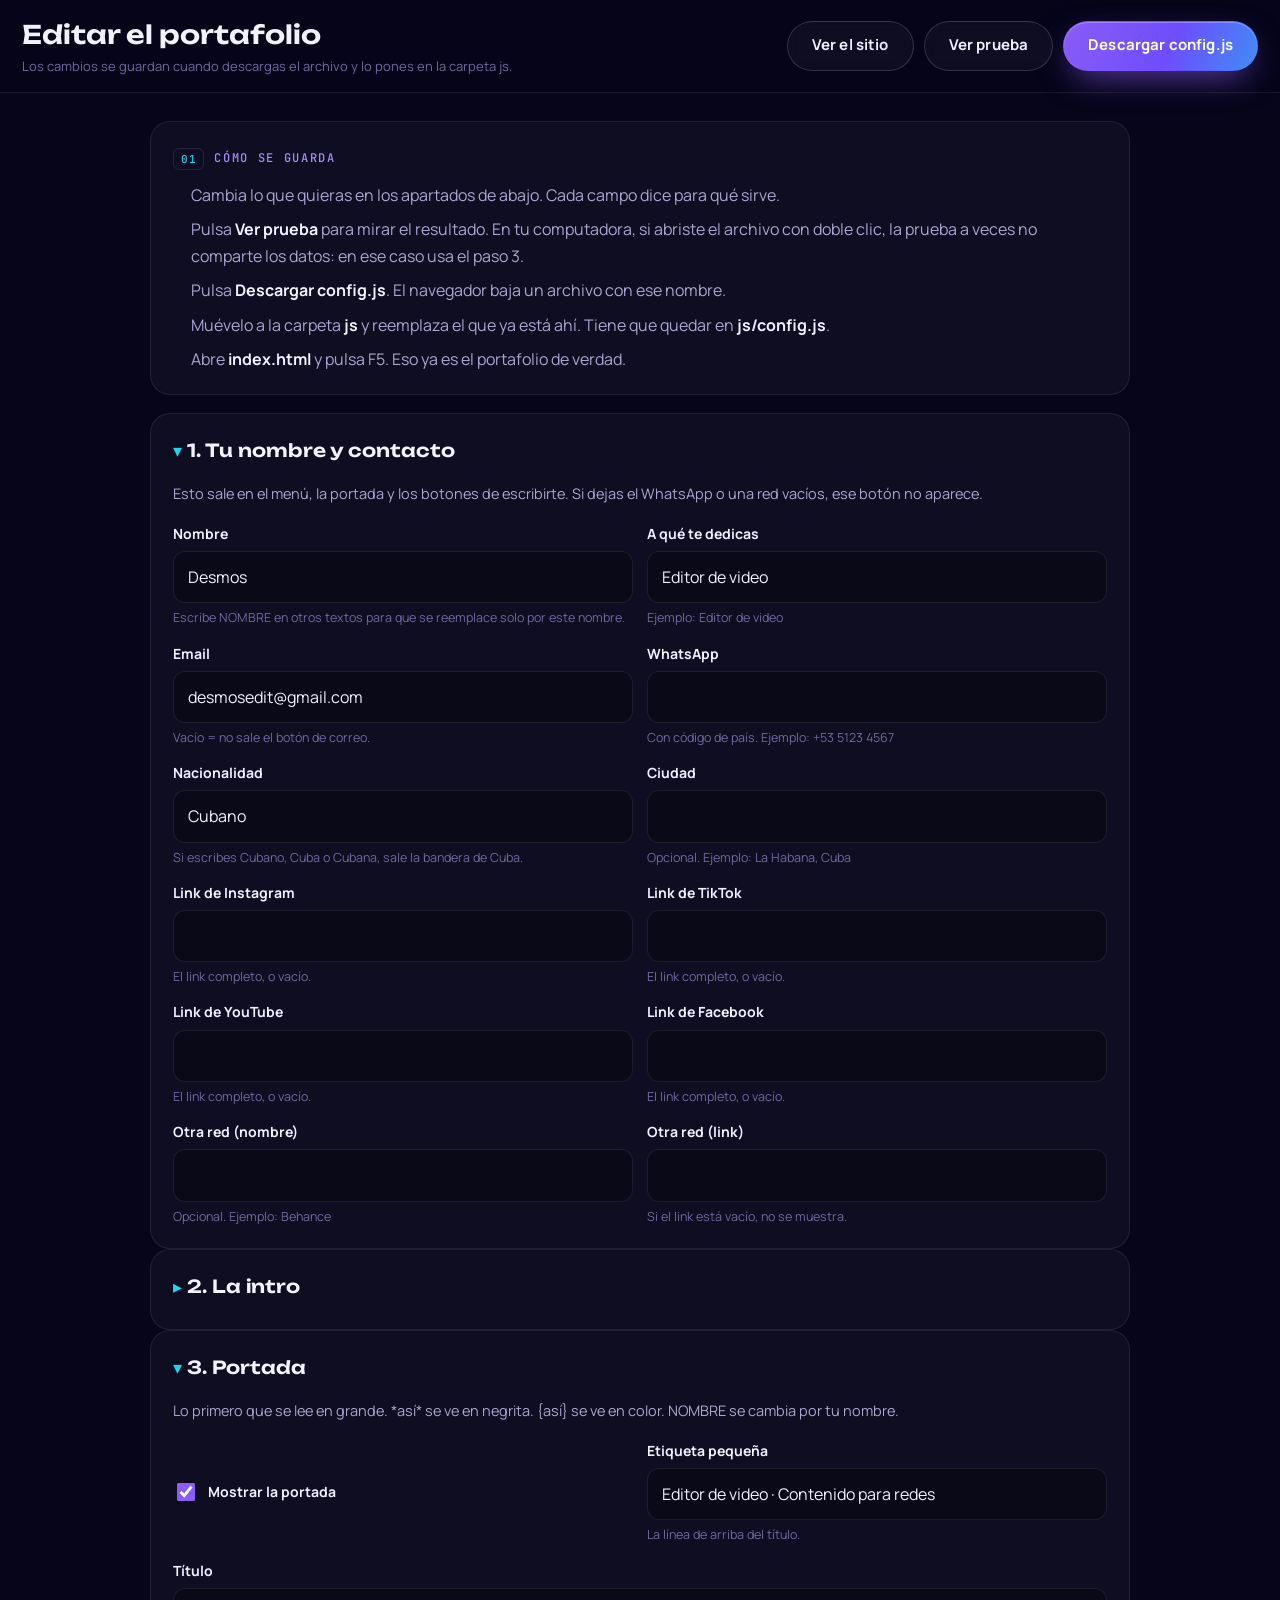
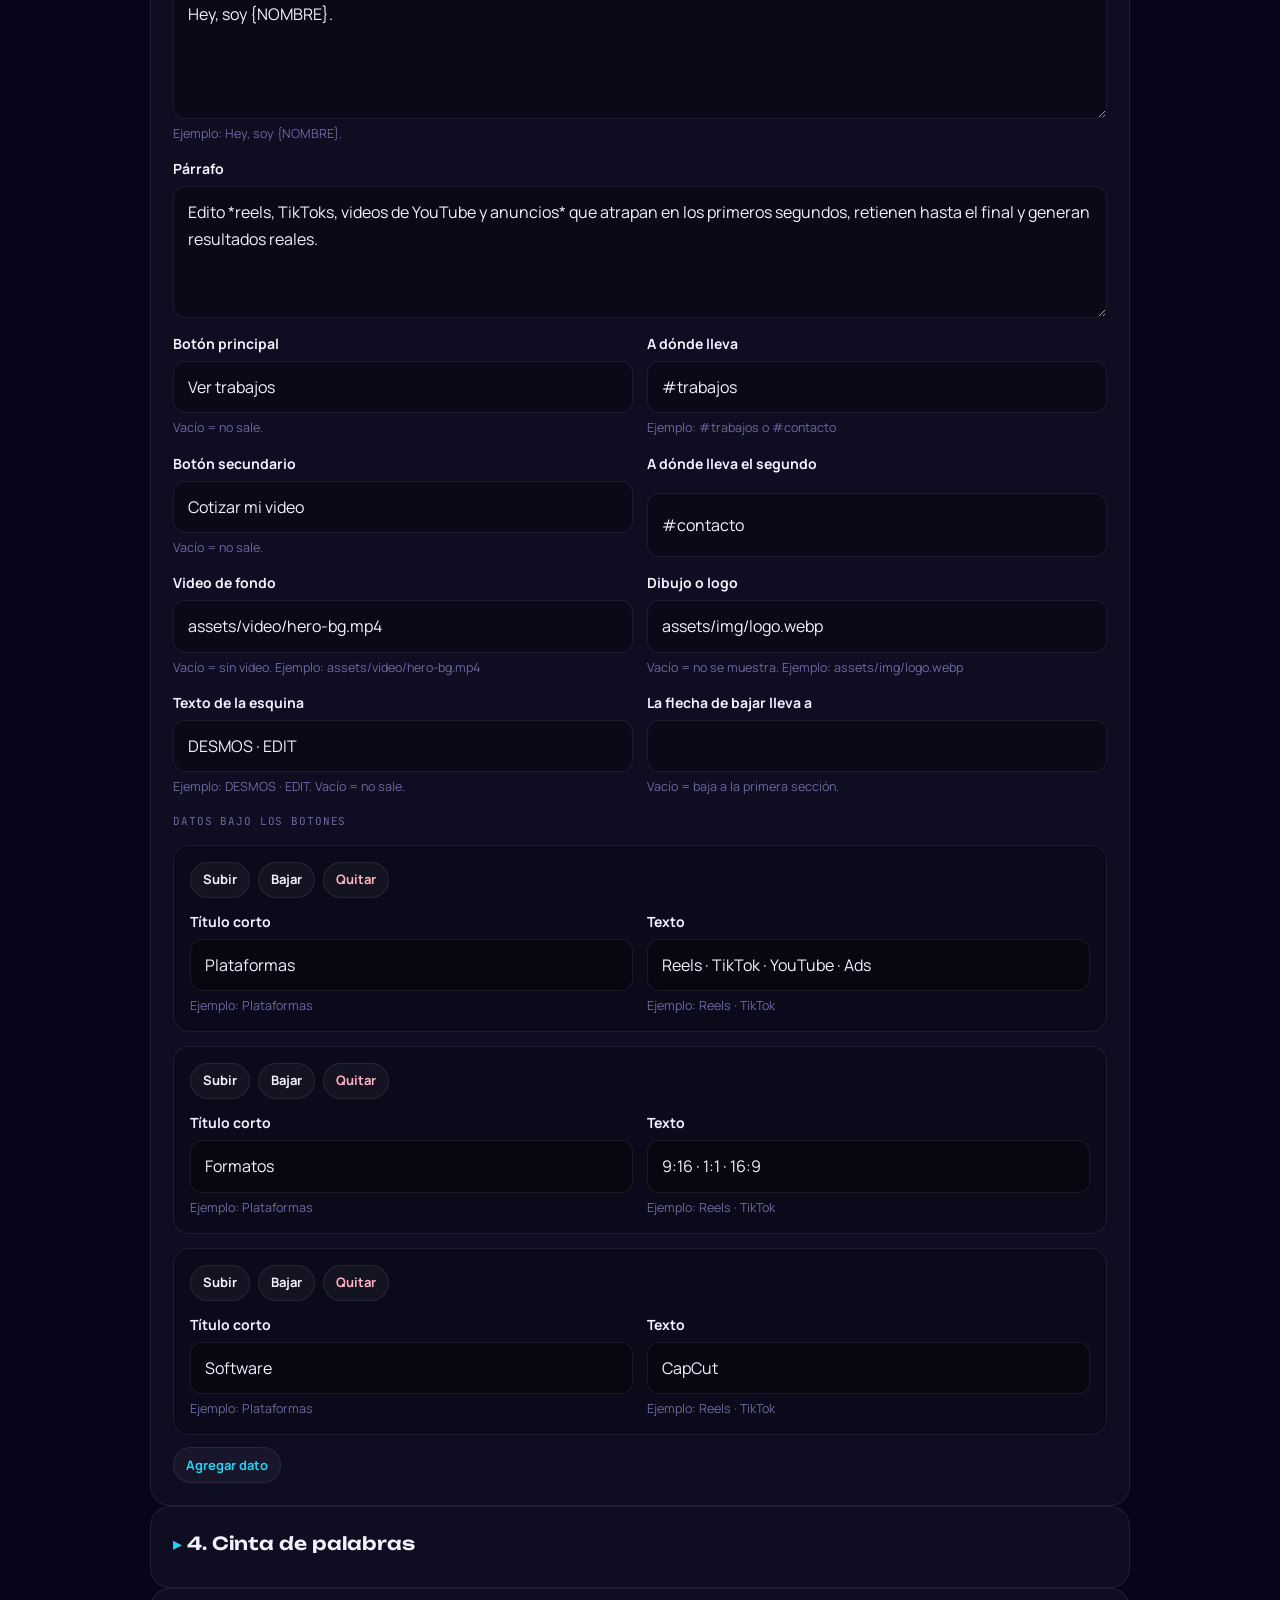
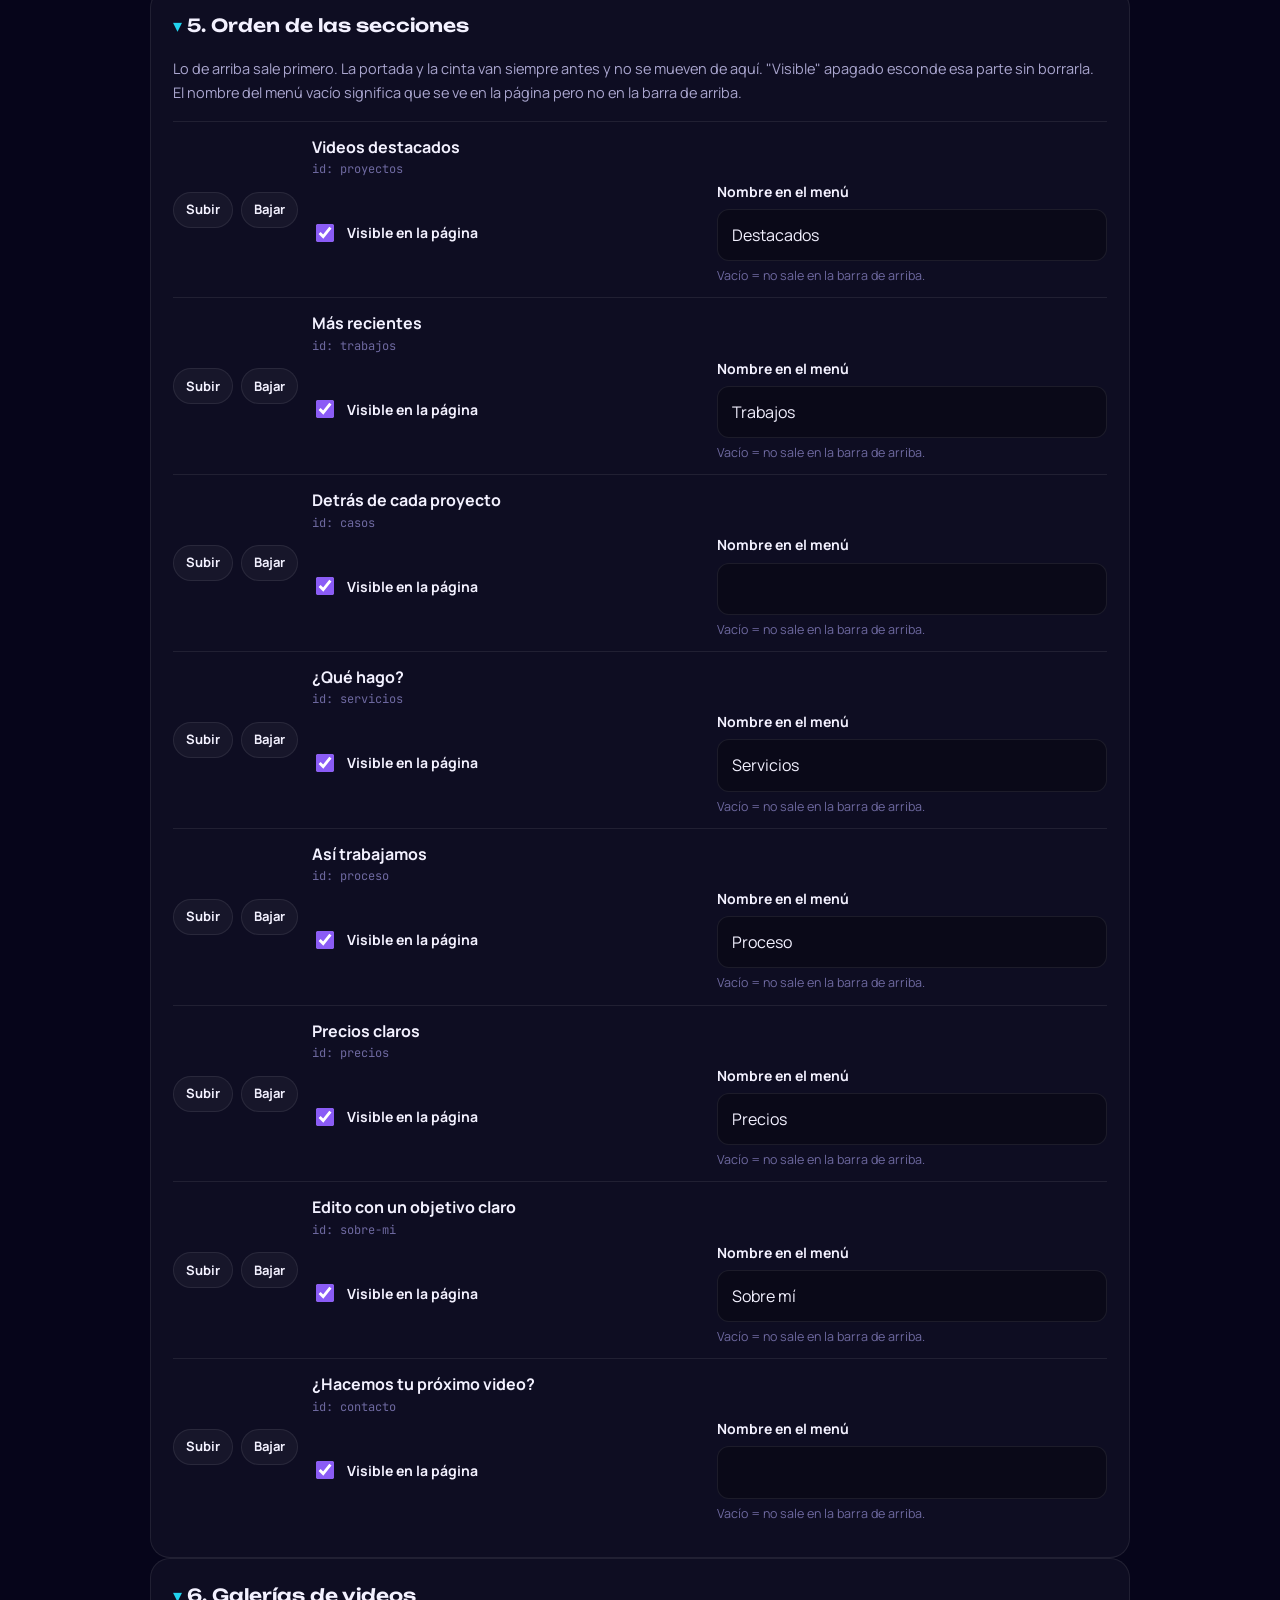
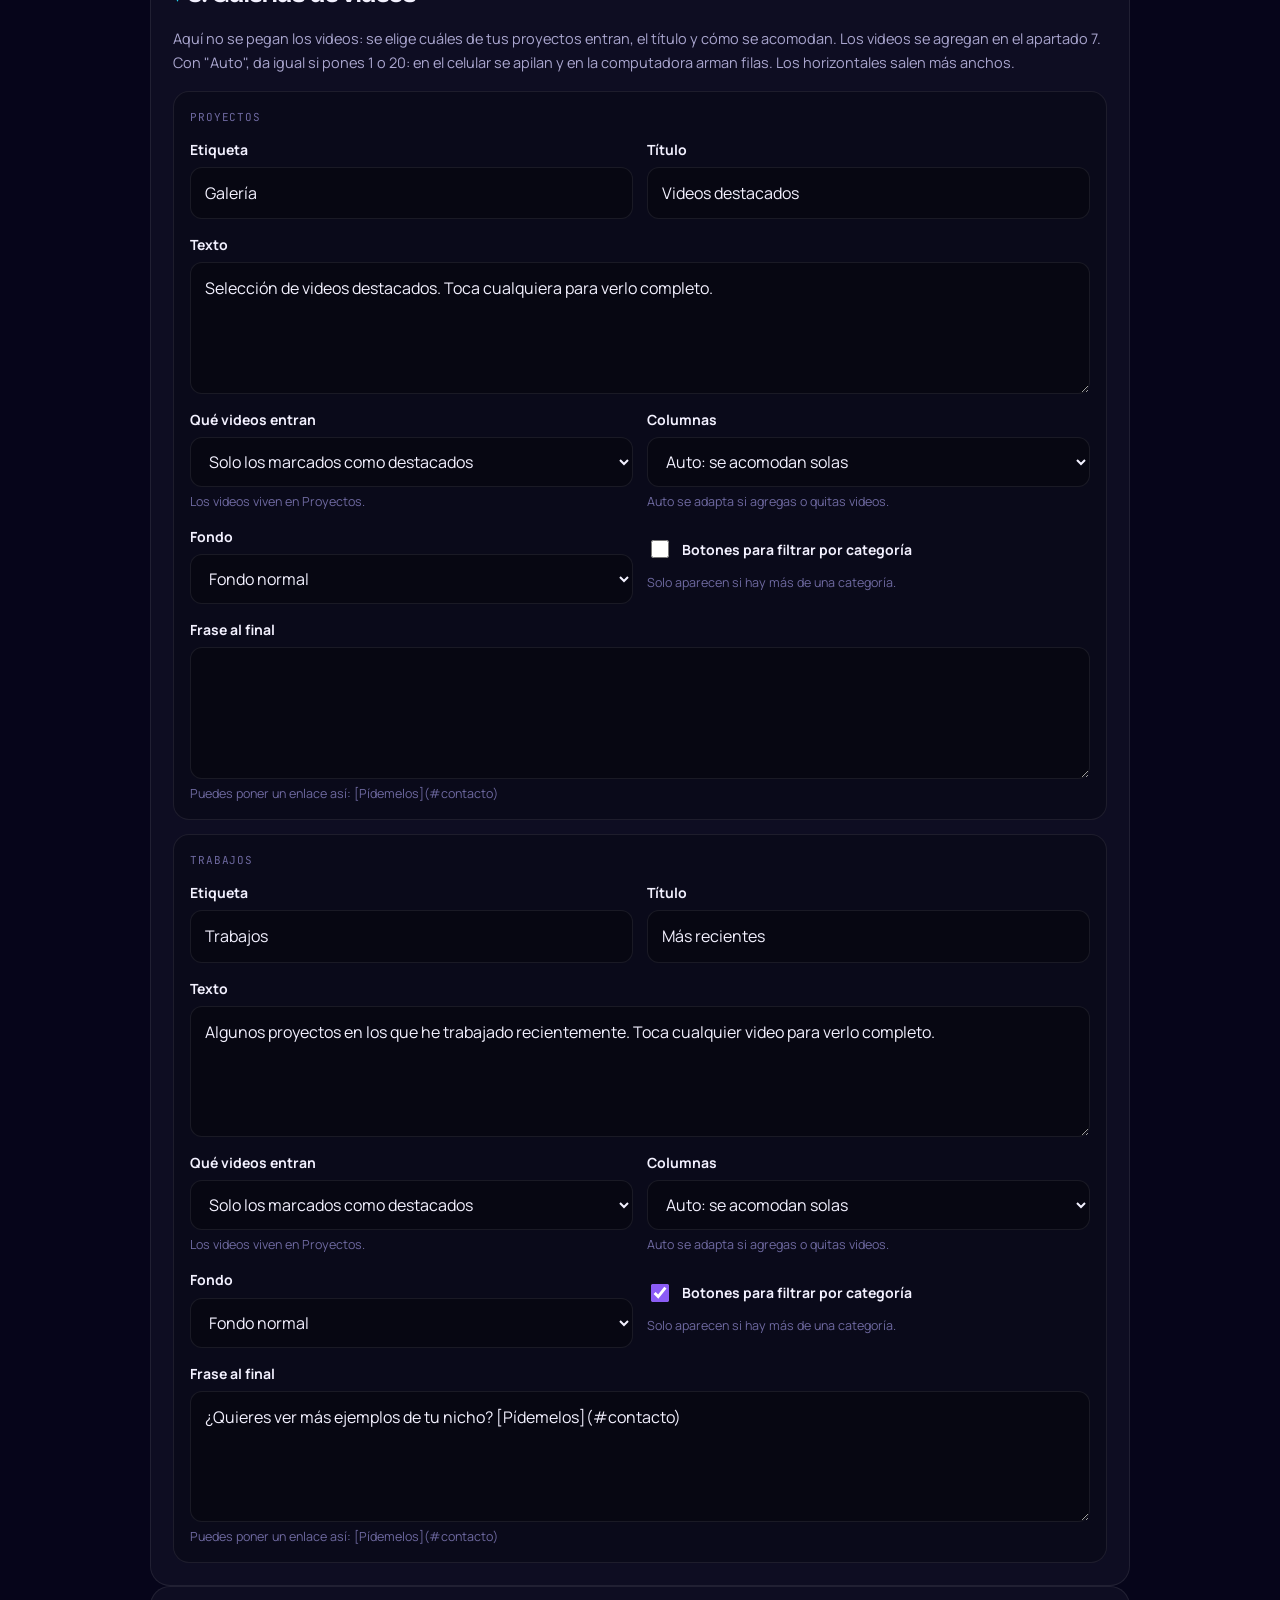
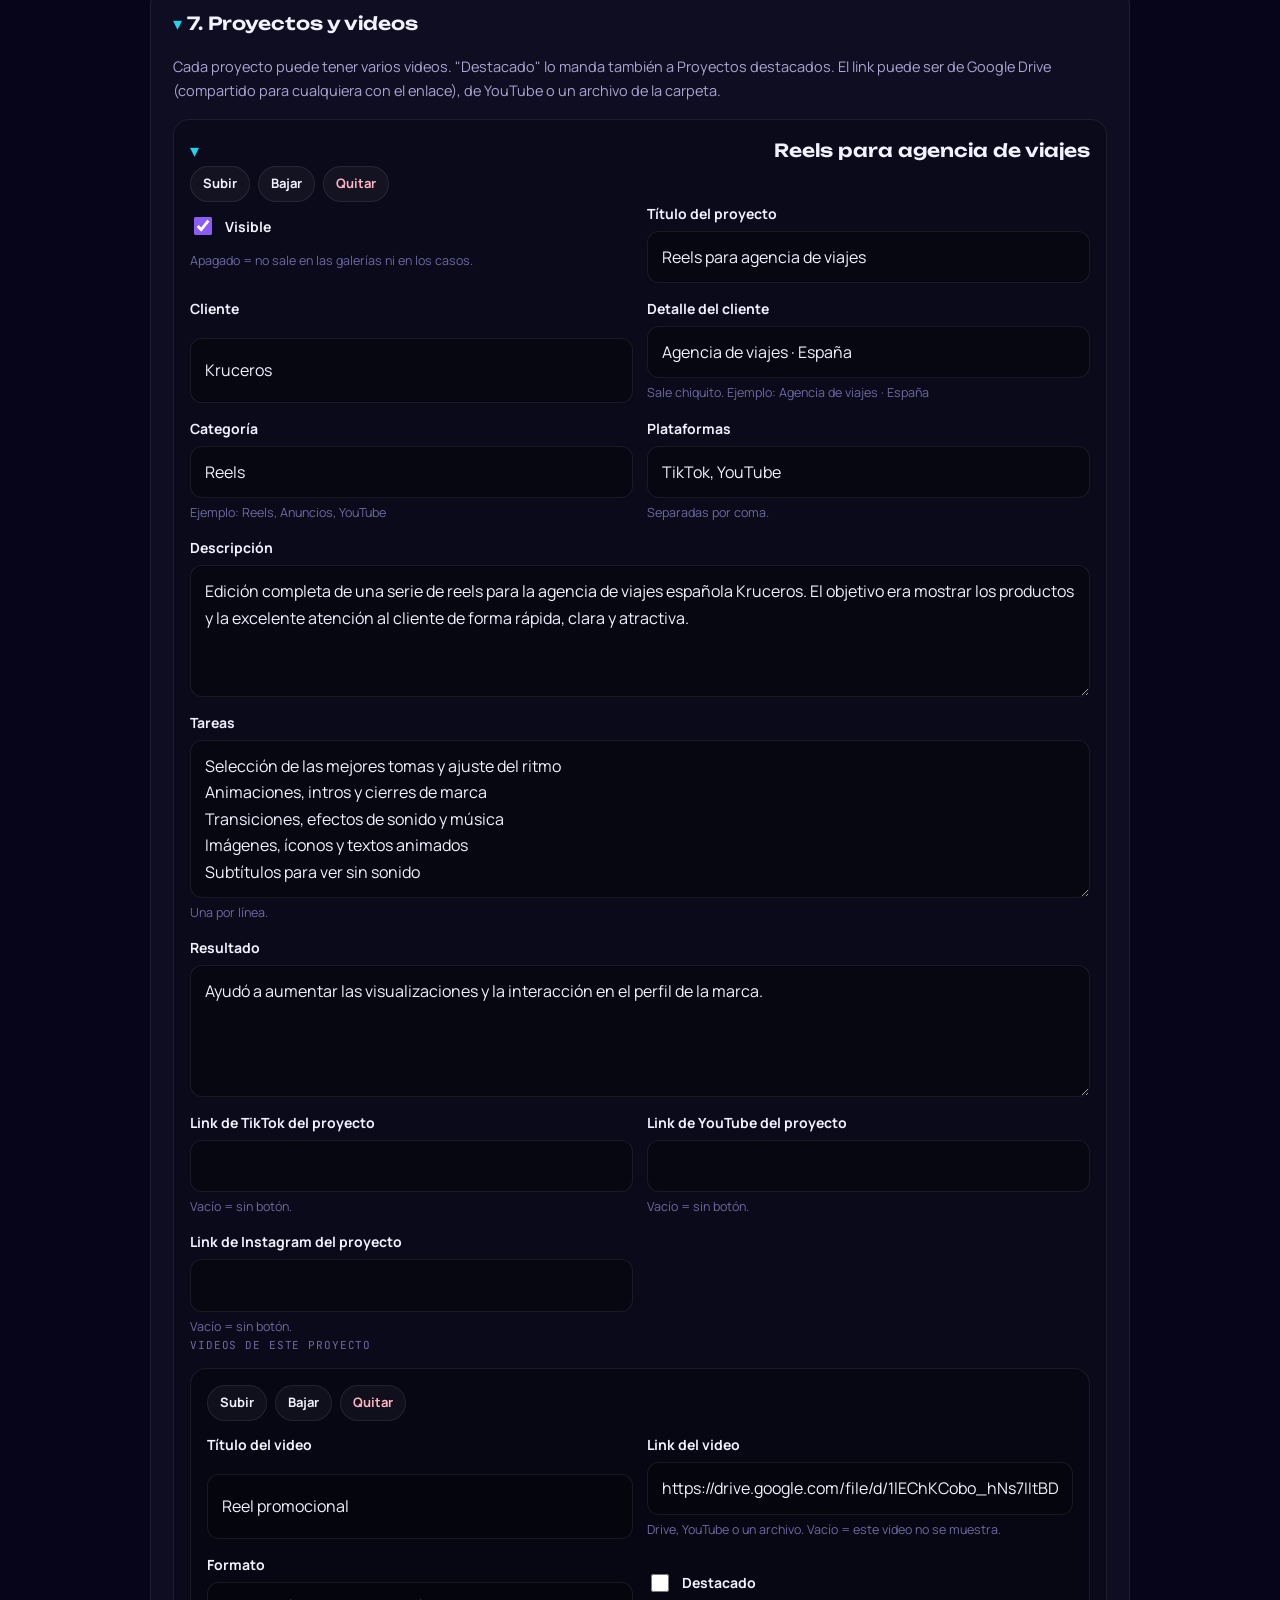
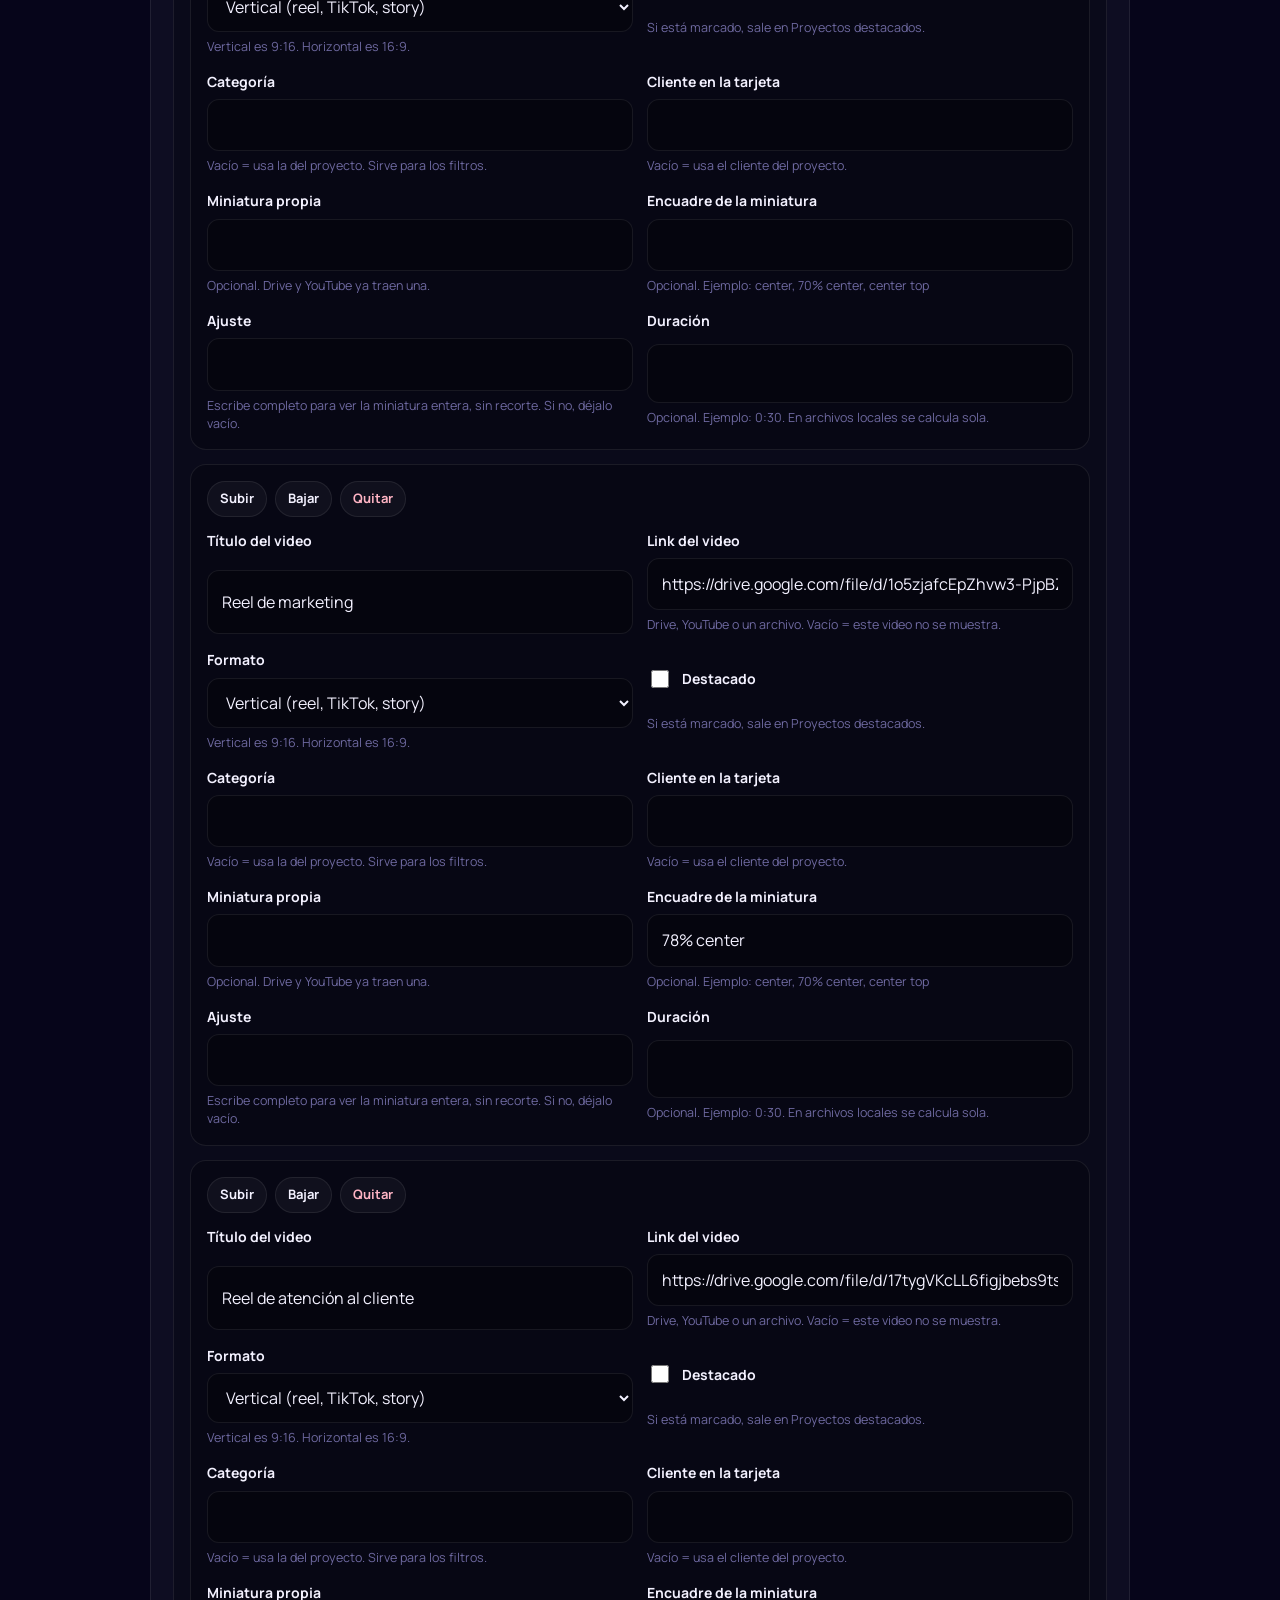
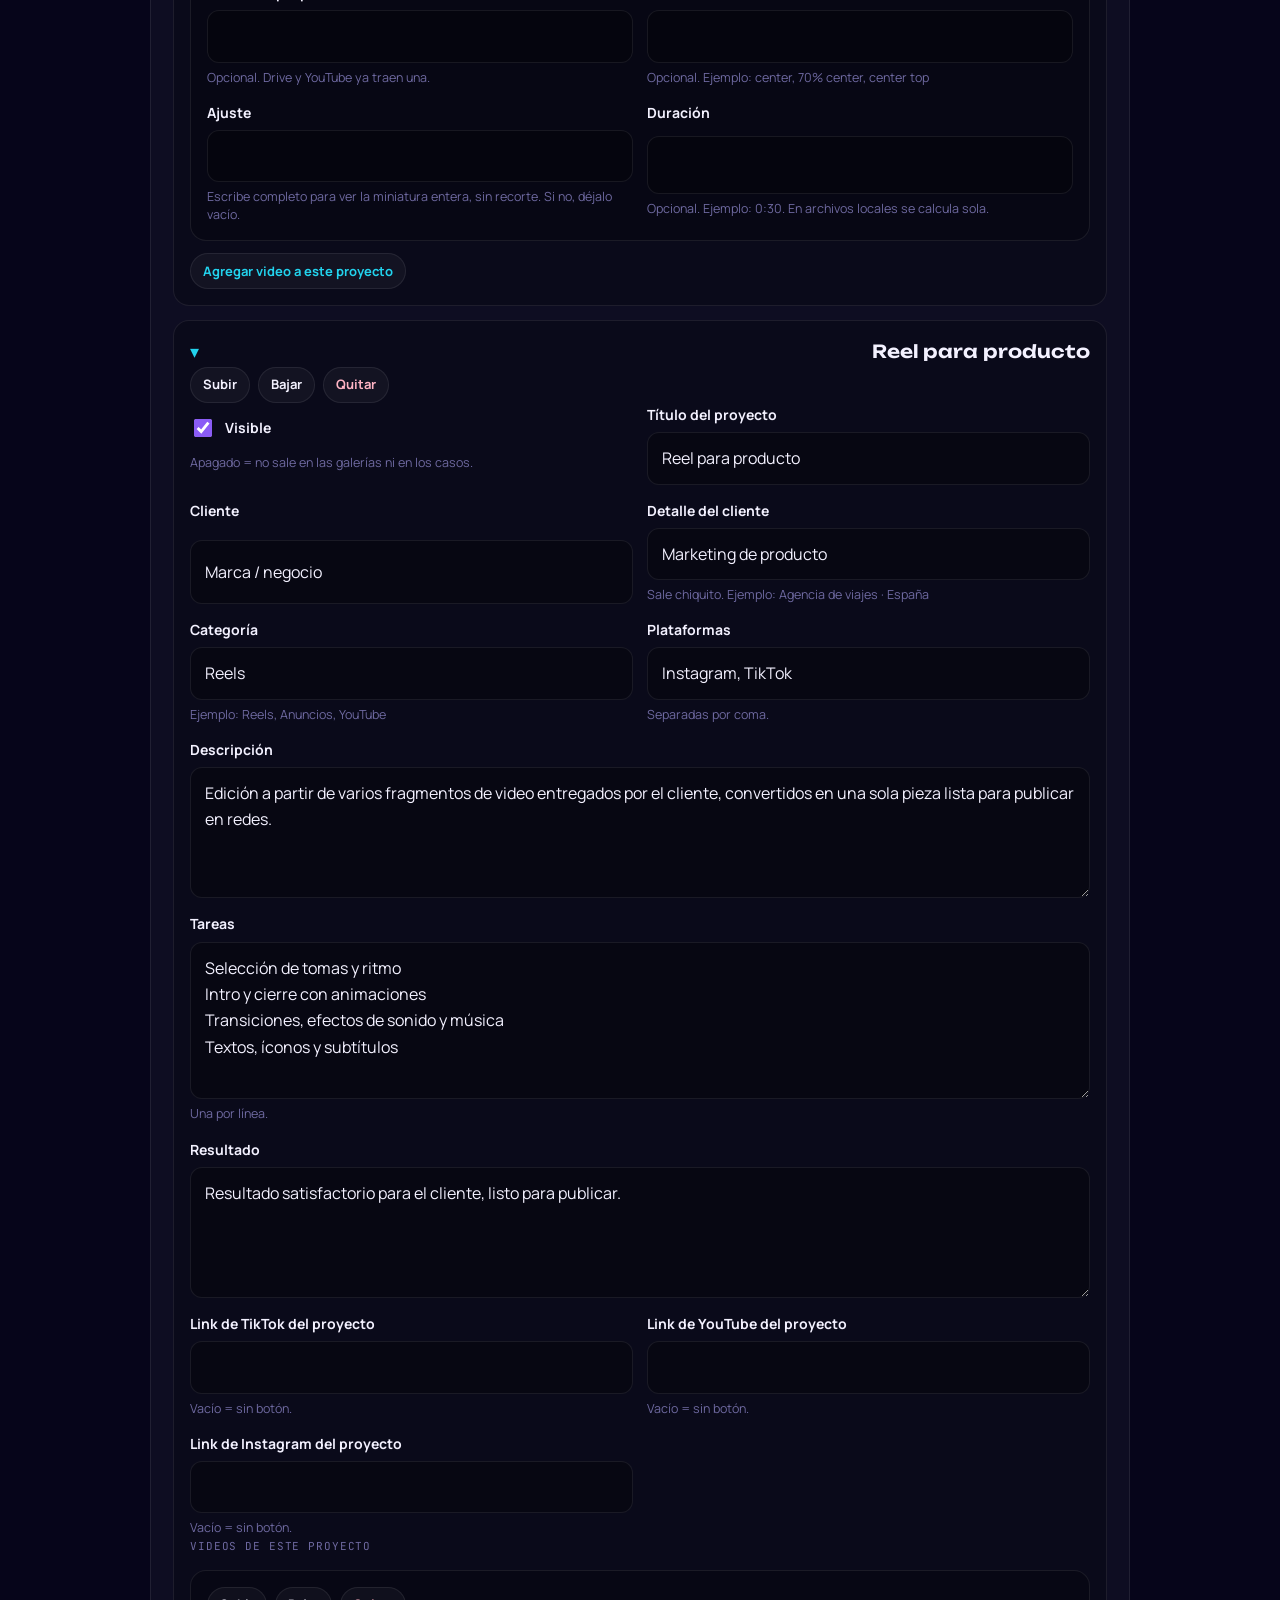
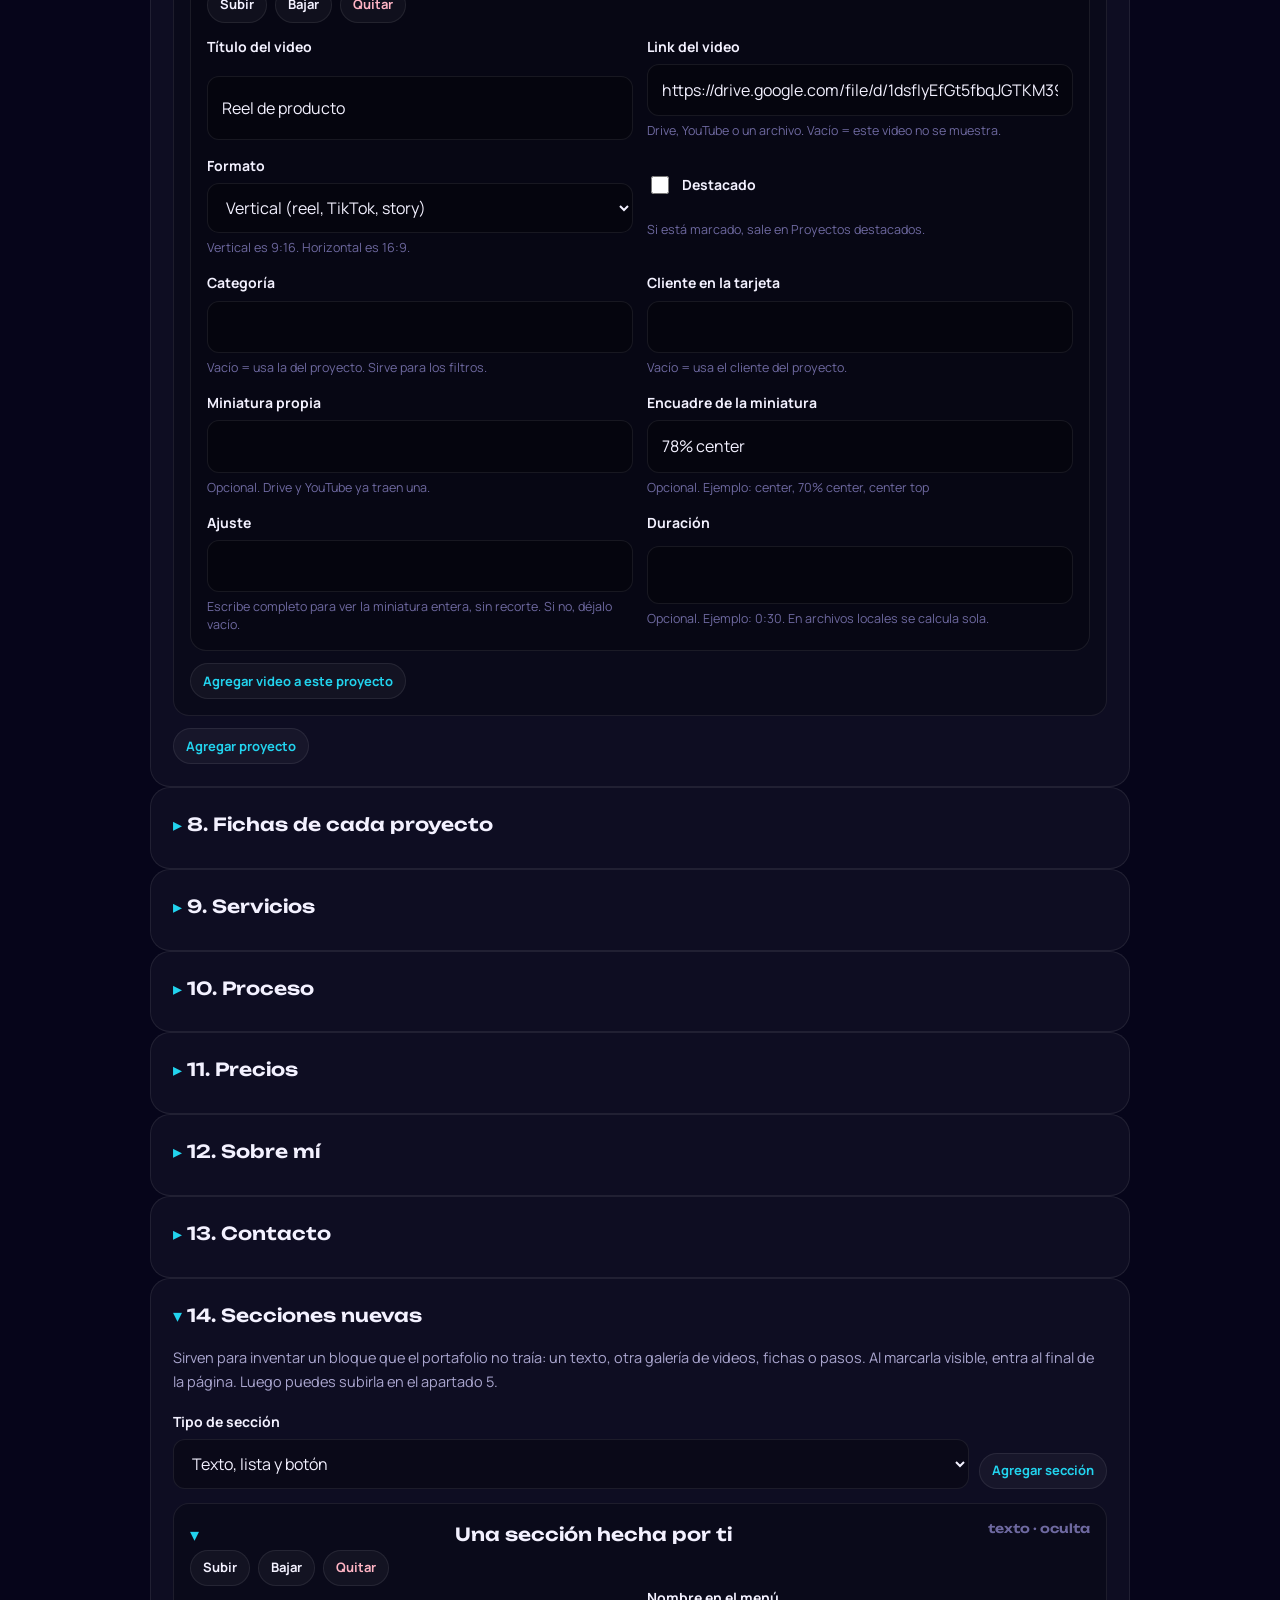
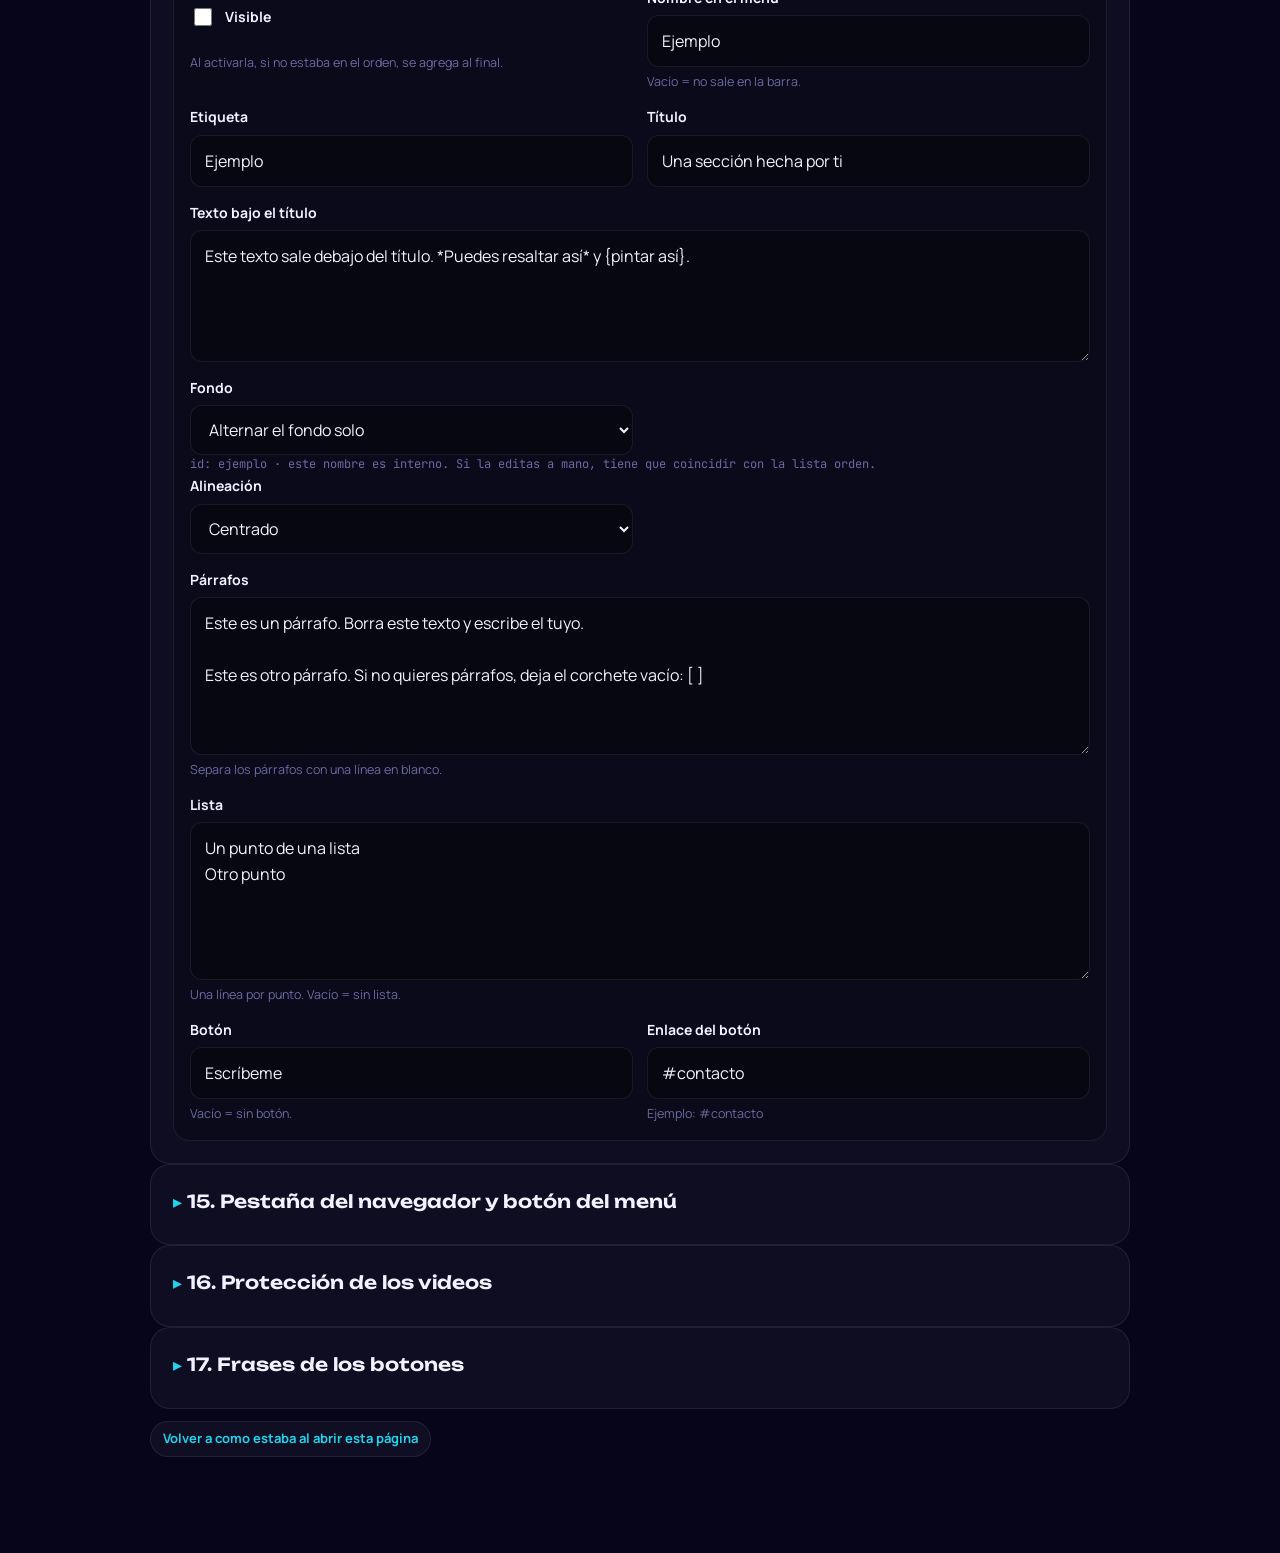
<file: crear/index.html>
<!doctype html>
<html lang="es">
<head>
  <meta charset="utf-8">
  <meta name="viewport" content="width=device-width, initial-scale=1">
  <meta name="robots" content="noindex">
  <title>Editar el portafolio</title>
  <meta name="theme-color" content="#06051a">
  <link rel="icon" type="image/png" href="../assets/img/favicon.png">
  <link rel="preconnect" href="https://fonts.googleapis.com">
  <link rel="preconnect" href="https://fonts.gstatic.com" crossorigin>
  <link href="https://fonts.googleapis.com/css2?family=JetBrains+Mono:wght@400;500&family=Manrope:wght@400;500;600;700&family=Unbounded:wght@500;600;700&display=swap" rel="stylesheet">
  <link rel="stylesheet" href="../css/styles.css">
  <link rel="stylesheet" href="../css/editor.css">
  <script>
    window.addEventListener('error', function (ev) {
      var file = String(ev.filename || '');
      if (file.indexOf('config.js') === -1) return;
      document.addEventListener('DOMContentLoaded', function () {
        var box = document.getElementById('app');
        if (!box) return;
        box.innerHTML = '<div class="config-error"><h1>No pude leer js/config.js</h1><p>Falta una coma, una comilla o una llave. Deshaz el último cambio en ese archivo (Ctrl+Z), guarda y vuelve a abrir esta página.</p><pre></pre></div>';
        box.querySelector('pre').textContent = ev.message || '';
      });
    });
  </script>
</head>
<body>
  <header class="ed-top">
    <div>
      <h1>Editar el portafolio</h1>
      <p>Los cambios se guardan cuando descargas el archivo y lo pones en la carpeta js.</p>
    </div>
    <div class="ed-actions">
      <a class="btn btn--ghost" href="../index.html">Ver el sitio</a>
      <button class="btn btn--ghost" id="btn-preview" type="button">Ver prueba</button>
      <button class="btn btn--primary" id="btn-download" type="button">Descargar config.js</button>
    </div>
  </header>

  <main class="ed-wrap">
    <section class="ed-help">
      <p class="label"><span>01</span>Cómo se guarda</p>
      <ol>
        <li>Cambia lo que quieras en los apartados de abajo. Cada campo dice para qué sirve.</li>
        <li>Pulsa <strong>Ver prueba</strong> para mirar el resultado. En tu computadora, si abriste el archivo con doble clic, la prueba a veces no comparte los datos: en ese caso usa el paso 3.</li>
        <li>Pulsa <strong>Descargar config.js</strong>. El navegador baja un archivo con ese nombre.</li>
        <li>Muévelo a la carpeta <strong>js</strong> y reemplaza el que ya está ahí. Tiene que quedar en <strong>js/config.js</strong>.</li>
        <li>Abre <strong>index.html</strong> y pulsa F5. Eso ya es el portafolio de verdad.</li>
      </ol>
    </section>
    <div id="app"></div>
  </main>

  <script src="../js/config.js"></script>
  <script src="../js/editor.js"></script>
</body>
</html>
</file>
<file: css/styles.css>
/* =====================================================================
   DESMOS · Portafolio de editor de video
   ===================================================================== */

:root {
  --bg: #06051a;
  --bg-2: #0a0922;
  --bg-3: #100e2e;
  --surface: rgba(255, 255, 255, 0.035);
  --surface-2: rgba(255, 255, 255, 0.06);
  --line: rgba(167, 139, 250, 0.16);
  --line-2: rgba(255, 255, 255, 0.08);
  --text: #f3f1ff;
  --muted: #aaa6cf;
  --dim: #6e69a0;

  --violet: #8b5cf6;
  --violet-2: #a78bfa;
  --magenta: #d946ef;
  --cyan: #22d3ee;
  --grad: linear-gradient(115deg, #c4b5fd 0%, #8b5cf6 45%, #22d3ee 100%);
  --grad-btn: linear-gradient(115deg, #8b5cf6 0%, #6d4dff 55%, #22b8ee 130%);

  --font-display: "Unbounded", "Segoe UI", system-ui, sans-serif;
  --font-body: "Manrope", "Segoe UI", system-ui, sans-serif;
  --font-mono: "JetBrains Mono", ui-monospace, "Cascadia Code", Consolas, monospace;

  --radius: 22px;
  --radius-sm: 14px;
  --max: 1200px;
  --header-h: 72px;
  --ease: cubic-bezier(0.2, 0.7, 0.2, 1);
  --shadow: 0 30px 80px -30px rgba(0, 0, 0, 0.8);
}

/* ---------- Base ---------- */
*,
*::before,
*::after { box-sizing: border-box; }

html {
  scroll-behavior: smooth;
  scroll-padding-top: calc(var(--header-h) + 8px);
  -webkit-text-size-adjust: 100%;
}

body {
  margin: 0;
  font-family: var(--font-body);
  font-size: 16px;
  line-height: 1.65;
  color: var(--text);
  background: var(--bg);
  -webkit-font-smoothing: antialiased;
  overflow-x: hidden;
}

body.is-locked { overflow: hidden; }

img, video, svg { display: block; max-width: 100%; }
a { color: inherit; }
button { font: inherit; color: inherit; }
h1, h2, h3, p { margin: 0; }
ul, ol { margin: 0; padding: 0; list-style: none; }
[hidden] { display: none !important; }

::selection { background: rgba(139, 92, 246, 0.45); color: #fff; }

:focus-visible {
  outline: 2px solid var(--cyan);
  outline-offset: 3px;
  border-radius: 6px;
}

.container {
  width: min(var(--max), calc(100% - 40px));
  margin-inline: auto;
}

.text-grad {
  background: var(--grad);
  -webkit-background-clip: text;
  background-clip: text;
  color: transparent;
}

.skip-link {
  position: fixed;
  top: 12px;
  left: 12px;
  z-index: 200;
  padding: 10px 16px;
  border-radius: 10px;
  background: var(--violet);
  color: #fff;
  font-weight: 700;
  text-decoration: none;
  transform: translateY(-160%);
  transition: transform 0.2s var(--ease);
}
.skip-link:focus { transform: translateY(0); }

/* ---------- Buttons ---------- */
.btn {
  --h: 50px;
  display: inline-flex;
  align-items: center;
  justify-content: center;
  gap: 10px;
  height: var(--h);
  padding: 0 24px;
  border-radius: 999px;
  border: 1px solid transparent;
  font-weight: 700;
  font-size: 15px;
  letter-spacing: 0.01em;
  text-decoration: none;
  white-space: nowrap;
  cursor: pointer;
  transition: transform 0.25s var(--ease), box-shadow 0.25s var(--ease), background-color 0.25s, border-color 0.25s;
}
.btn svg { width: 18px; height: 18px; flex: none; }
.btn:hover { transform: translateY(-2px); }
.btn:active { transform: translateY(0); }

.btn--primary {
  background: var(--grad-btn);
  color: #fff;
  box-shadow: 0 12px 34px -10px rgba(139, 92, 246, 0.75), inset 0 1px 0 rgba(255, 255, 255, 0.25);
}
.btn--primary:hover { box-shadow: 0 18px 44px -10px rgba(139, 92, 246, 0.95), inset 0 1px 0 rgba(255, 255, 255, 0.3); }

.btn--ghost {
  background: rgba(255, 255, 255, 0.04);
  border-color: rgba(255, 255, 255, 0.16);
  color: var(--text);
  backdrop-filter: blur(8px);
}
.btn--ghost:hover { border-color: var(--violet-2); background: rgba(139, 92, 246, 0.12); }

.btn--sm { --h: 40px; padding: 0 18px; font-size: 14px; }

/* ---------- Labels / headings ---------- */
.eyebrow,
.label {
  display: inline-flex;
  align-items: center;
  gap: 10px;
  font-family: var(--font-mono);
  font-size: 12px;
  font-weight: 500;
  letter-spacing: 0.14em;
  text-transform: uppercase;
  color: var(--violet-2);
}

.label span {
  display: inline-grid;
  place-items: center;
  height: 22px;
  padding: 0 7px;
  border-radius: 6px;
  border: 1px solid var(--line);
  color: var(--cyan);
  font-size: 11px;
  letter-spacing: 0.06em;
}
.label--center { justify-content: center; }

.section {
  position: relative;
  padding: clamp(80px, 11vw, 140px) 0;
}
.section--alt {
  background:
    radial-gradient(900px 400px at 85% 0%, rgba(139, 92, 246, 0.08), transparent 70%),
    linear-gradient(180deg, var(--bg-2), var(--bg));
  border-top: 1px solid var(--line-2);
}

.section__head {
  display: grid;
  justify-items: center;
  gap: 16px;
  max-width: 720px;
  margin: 0 auto clamp(40px, 6vw, 64px);
  text-align: center;
}
.section__head--left { justify-items: start; text-align: left; margin: 0 0 28px; }

.section__title {
  font-family: var(--font-display);
  font-weight: 600;
  font-size: clamp(30px, 4.6vw, 52px);
  line-height: 1.08;
  letter-spacing: -0.02em;
}
.section__lead {
  color: var(--muted);
  font-size: clamp(16px, 1.6vw, 18px);
  max-width: 60ch;
}
.section__foot {
  margin-top: 40px;
  text-align: center;
  color: var(--muted);
}
.section__foot a { color: var(--cyan); font-weight: 700; text-underline-offset: 4px; }

/* ---------- Corners (viewfinder) ---------- */
.corner {
  position: absolute;
  width: 22px;
  height: 22px;
  border: 0 solid rgba(255, 255, 255, 0.55);
  pointer-events: none;
}
.corner--tl { top: 0; left: 0; border-top-width: 2px; border-left-width: 2px; }
.corner--tr { top: 0; right: 0; border-top-width: 2px; border-right-width: 2px; }
.corner--bl { bottom: 0; left: 0; border-bottom-width: 2px; border-left-width: 2px; }
.corner--br { bottom: 0; right: 0; border-bottom-width: 2px; border-right-width: 2px; }

/* =====================================================================
   INTRO
   ===================================================================== */
.intro { display: none; }

.js .intro {
  position: fixed;
  inset: 0;
  z-index: 150;
  display: grid;
  place-items: center;
  background: #000;
  transition: opacity 0.7s var(--ease), visibility 0.7s;
}
.intro.is-done { opacity: 0; visibility: hidden; }

.intro__video {
  position: absolute;
  inset: 0;
  width: 100%;
  height: 100%;
  object-fit: contain;
}

.intro__brand {
  position: absolute;
  left: 0;
  right: 0;
  bottom: 16vh;
  display: grid;
  justify-items: center;
  gap: 10px;
  opacity: 0;
  transform: translateY(14px);
  transition: opacity 0.8s var(--ease), transform 0.8s var(--ease);
}
.intro.show-brand .intro__brand { opacity: 1; transform: none; }

.intro__name {
  font-family: var(--font-display);
  font-weight: 700;
  font-size: clamp(34px, 7vw, 76px);
  letter-spacing: 0.18em;
  padding-left: 0.18em;
  background: var(--grad);
  -webkit-background-clip: text;
  background-clip: text;
  color: transparent;
  filter: drop-shadow(0 0 26px rgba(139, 92, 246, 0.7));
}
.intro__role {
  font-family: var(--font-mono);
  font-size: 12px;
  letter-spacing: 0.4em;
  text-transform: uppercase;
  color: var(--muted);
}

.intro__skip {
  position: absolute;
  right: 24px;
  bottom: 24px;
  padding: 9px 16px;
  border-radius: 999px;
  border: 1px solid rgba(255, 255, 255, 0.2);
  background: rgba(255, 255, 255, 0.06);
  font-family: var(--font-mono);
  font-size: 12px;
  letter-spacing: 0.08em;
  color: var(--muted);
  cursor: pointer;
}
.intro__skip:hover { color: #fff; border-color: rgba(255, 255, 255, 0.45); }

/* =====================================================================
   HEADER
   ===================================================================== */
.header {
  position: fixed;
  inset: 0 0 auto;
  z-index: 60;
  height: var(--header-h);
  transition: background-color 0.35s, border-color 0.35s, backdrop-filter 0.35s;
  border-bottom: 1px solid transparent;
}
.header.is-scrolled {
  background: rgba(6, 5, 26, 0.72);
  backdrop-filter: blur(16px) saturate(140%);
  -webkit-backdrop-filter: blur(16px) saturate(140%);
  border-bottom-color: var(--line-2);
}

.progress {
  position: absolute;
  inset: auto 0 -1px;
  height: 2px;
  pointer-events: none;
}
.progress__bar {
  position: absolute;
  inset: 0;
  background: var(--grad);
  transform-origin: left;
  transform: scaleX(0);
}

.nav {
  height: 100%;
  display: flex;
  align-items: center;
  gap: 28px;
}

.brand {
  display: inline-flex;
  align-items: center;
  gap: 12px;
  text-decoration: none;
  margin-right: auto;
}
.brand__mark {
  width: 36px;
  height: 36px;
  border-radius: 10px;
  box-shadow: 0 0 0 1px var(--line), 0 6px 20px -6px rgba(139, 92, 246, 0.8);
}
.brand__name {
  font-family: var(--font-display);
  font-weight: 700;
  font-size: 16px;
  letter-spacing: 0.2em;
}

.nav__links {
  display: flex;
  align-items: center;
  gap: 4px;
}
.nav__links a {
  display: block;
  padding: 8px 14px;
  border-radius: 999px;
  color: var(--muted);
  font-size: 14.5px;
  font-weight: 600;
  text-decoration: none;
  transition: color 0.2s, background-color 0.2s;
}
.nav__links a:hover { color: var(--text); }
.nav__links a.is-active { color: var(--text); background: var(--surface-2); }
.nav__links-cta { display: none; }

.nav__toggle {
  display: none;
  position: relative;
  width: 44px;
  height: 44px;
  border-radius: 12px;
  border: 1px solid var(--line-2);
  background: var(--surface);
  cursor: pointer;
}
.nav__toggle span {
  position: absolute;
  left: 12px;
  right: 12px;
  height: 2px;
  border-radius: 2px;
  background: var(--text);
  transition: transform 0.3s var(--ease), top 0.3s var(--ease);
}
.nav__toggle span:first-child { top: 17px; }
.nav__toggle span:last-child { top: 25px; }
.nav__toggle[aria-expanded="true"] span:first-child { top: 21px; transform: rotate(45deg); }
.nav__toggle[aria-expanded="true"] span:last-child { top: 21px; transform: rotate(-45deg); }

/* =====================================================================
   HERO
   ===================================================================== */
.hero {
  position: relative;
  min-height: 100vh;
  min-height: 100svh;
  display: grid;
  align-items: center;
  padding: calc(var(--header-h) + 48px) 0 110px;
  overflow: hidden;
  isolation: isolate;
}

.hero__media { position: absolute; inset: 0; z-index: -2; }
.hero__video {
  width: 100%;
  height: 100%;
  object-fit: cover;
  object-position: 70% center;
  opacity: 0.6;
}
.hero__media::after {
  content: "";
  position: absolute;
  inset: 0;
  background:
    linear-gradient(90deg, rgba(6, 5, 26, 0.96) 0%, rgba(6, 5, 26, 0.78) 42%, rgba(6, 5, 26, 0.35) 100%),
    linear-gradient(180deg, rgba(6, 5, 26, 0.55) 0%, transparent 25%, transparent 65%, var(--bg) 100%);
}

/* film grain */
.hero::after {
  content: "";
  position: absolute;
  inset: 0;
  z-index: -1;
  pointer-events: none;
  opacity: 0.09;
  background-image: url("data:image/svg+xml,%3Csvg xmlns='http://www.w3.org/2000/svg' width='160' height='160'%3E%3Cfilter id='n'%3E%3CfeTurbulence type='fractalNoise' baseFrequency='0.9' numOctaves='2' stitchTiles='stitch'/%3E%3C/filter%3E%3Crect width='100%25' height='100%25' filter='url(%23n)'/%3E%3C/svg%3E");
  mix-blend-mode: overlay;
}

.hero__frame {
  position: absolute;
  inset: calc(var(--header-h) + 14px) 24px 24px;
  pointer-events: none;
  font-family: var(--font-mono);
  font-size: 11.5px;
  letter-spacing: 0.12em;
  color: rgba(255, 255, 255, 0.6);
}
.hero__frame .corner { width: 26px; height: 26px; border-color: rgba(255, 255, 255, 0.35); }
.hero__rec,
.hero__tc,
.hero__fmt { position: absolute; }
.hero__rec { top: 14px; left: 40px; display: inline-flex; align-items: center; gap: 8px; }
.hero__rec i {
  width: 8px;
  height: 8px;
  border-radius: 50%;
  background: #ff3b5c;
  box-shadow: 0 0 10px #ff3b5c;
  animation: blink 1.2s steps(2, start) infinite;
}
.hero__tc { top: 14px; right: 40px; font-variant-numeric: tabular-nums; }
.hero__fmt { bottom: 14px; right: 40px; }

@keyframes blink { to { visibility: hidden; } }

.hero__inner {
  display: grid;
  grid-template-columns: 1.2fr 0.8fr;
  align-items: center;
  gap: 40px;
}

.hero__copy { display: grid; gap: 26px; justify-items: start; }

.eyebrow::before {
  content: "";
  width: 28px;
  height: 1px;
  background: var(--violet-2);
}

.hero__title {
  font-family: var(--font-display);
  font-weight: 700;
  font-size: clamp(42px, 7.2vw, 96px);
  line-height: 1;
  letter-spacing: -0.035em;
}
.hero__title .text-grad { filter: drop-shadow(0 0 30px rgba(139, 92, 246, 0.35)); }

.hero__lead {
  max-width: 50ch;
  font-size: clamp(17px, 1.7vw, 20px);
  color: var(--muted);
}
.hero__lead strong { color: var(--text); font-weight: 700; }

.hero__actions { display: flex; flex-wrap: wrap; gap: 14px; }

.hero__facts {
  display: flex;
  flex-wrap: wrap;
  gap: 12px 32px;
  padding-top: 22px;
  border-top: 1px solid var(--line-2);
  font-size: 14.5px;
  font-weight: 600;
}
.hero__facts li { display: grid; gap: 4px; }
.hero__facts span {
  font-family: var(--font-mono);
  font-size: 11px;
  font-weight: 400;
  letter-spacing: 0.14em;
  text-transform: uppercase;
  color: var(--dim);
}

.hero__emblem {
  position: relative;
  justify-self: center;
  width: min(100%, 460px);
}
.hero__emblem::before {
  content: "";
  position: absolute;
  inset: 12%;
  border-radius: 50%;
  background: radial-gradient(circle, rgba(139, 92, 246, 0.55), rgba(34, 211, 238, 0.12) 55%, transparent 70%);
  filter: blur(40px);
  z-index: -1;
}
.hero__emblem img {
  width: 100%;
  height: auto;
  -webkit-mask-image: radial-gradient(circle at 50% 48%, #000 46%, transparent 70%);
  mask-image: radial-gradient(circle at 50% 48%, #000 46%, transparent 70%);
  animation: float 7s ease-in-out infinite;
}
@keyframes float {
  0%, 100% { transform: translateY(0); }
  50% { transform: translateY(-12px); }
}

.hero__scroll {
  position: absolute;
  left: 50%;
  bottom: 30px;
  width: 26px;
  height: 42px;
  margin-left: -13px;
  border-radius: 14px;
  border: 1.5px solid rgba(255, 255, 255, 0.35);
}
.hero__scroll span {
  position: absolute;
  top: 8px;
  left: 50%;
  width: 3px;
  height: 8px;
  margin-left: -1.5px;
  border-radius: 2px;
  background: var(--text);
  animation: scrollDot 1.8s var(--ease) infinite;
}
@keyframes scrollDot {
  0% { opacity: 0; transform: translateY(0); }
  30% { opacity: 1; }
  100% { opacity: 0; transform: translateY(14px); }
}

/* hero entrance */
.js .hero__anim {
  opacity: 0;
  transform: translateY(22px);
  transition: opacity 0.9s var(--ease), transform 0.9s var(--ease);
  transition-delay: calc(var(--d, 0) * 110ms);
}
.js.is-ready .hero__anim { opacity: 1; transform: none; }

/* =====================================================================
   MARQUEE
   ===================================================================== */
.marquee {
  overflow: hidden;
  border-block: 1px solid var(--line-2);
  background: var(--bg-2);
  padding: 22px 0;
  -webkit-mask-image: linear-gradient(90deg, transparent, #000 8%, #000 92%, transparent);
  mask-image: linear-gradient(90deg, transparent, #000 8%, #000 92%, transparent);
}
.marquee__track {
  display: flex;
  align-items: center;
  gap: 34px;
  width: max-content;
  animation: marquee 38s linear infinite;
}
.marquee span {
  font-family: var(--font-display);
  font-weight: 600;
  font-size: clamp(20px, 2.6vw, 32px);
  letter-spacing: 0.02em;
  text-transform: uppercase;
  color: transparent;
  -webkit-text-stroke: 1px rgba(196, 181, 253, 0.55);
}
.marquee span:nth-of-type(3n + 1) { color: var(--text); -webkit-text-stroke: 0; }
.marquee i {
  font-style: normal;
  font-size: 18px;
  color: var(--cyan);
}
@keyframes marquee { to { transform: translateX(-50%); } }

/* =====================================================================
   TRABAJOS
   ===================================================================== */
.filters {
  display: flex;
  flex-wrap: wrap;
  justify-content: center;
  gap: 10px;
  margin: -16px 0 36px;
}
.filter {
  height: 40px;
  padding: 0 18px;
  border-radius: 999px;
  border: 1px solid var(--line-2);
  background: var(--surface);
  color: var(--muted);
  font-size: 14px;
  font-weight: 600;
  cursor: pointer;
  transition: all 0.2s;
}
.filter:hover { color: var(--text); border-color: var(--line); }
.filter[aria-pressed="true"] {
  color: #fff;
  background: rgba(139, 92, 246, 0.18);
  border-color: var(--violet);
}
.filter sup { margin-left: 4px; font-family: var(--font-mono); font-size: 10px; color: var(--dim); }

.work-grid {
  --cols: 4;
  display: grid;
  grid-template-columns: repeat(var(--cols), minmax(0, 1fr));
  gap: 20px;
  align-items: start;
}
.work-grid[data-cols="2"] { --cols: 2; }
.work-grid[data-cols="3"] { --cols: 3; }
.work-grid[data-cols="4"] { --cols: 4; }
.work-grid[data-cols="auto"] {
  grid-template-columns: repeat(auto-fit, minmax(220px, 1fr));
}
.work-grid[data-cols="auto"][data-layout="wide"] {
  grid-template-columns: repeat(auto-fit, minmax(min(360px, 100%), 1fr));
}
.work-grid[data-cols="auto"] .work-card {
  width: 100%;
  max-width: 320px;
  justify-self: center;
}
.work-grid[data-cols="auto"] .work-card[data-formato="16:9"] {
  grid-column: span 2;
  max-width: none;
  justify-self: stretch;
}
.work-grid[data-layout="wide"][data-cols="auto"] .work-card {
  grid-column: auto;
  max-width: 640px;
}

.work-card {
  position: relative;
  display: block;
  width: 100%;
  aspect-ratio: 9 / 16;
  padding: 0;
  border: 1px solid var(--line-2);
  border-radius: var(--radius);
  overflow: hidden;
  background: var(--bg-3);
  cursor: pointer;
  text-align: left;
  isolation: isolate;
  transition: transform 0.45s var(--ease), border-color 0.3s, box-shadow 0.45s var(--ease);
}
.work-card[data-formato="16:9"] { aspect-ratio: 16 / 9; }
.work-card[data-formato="1:1"] { aspect-ratio: 1 / 1; }
.work-card[data-formato="4:5"] { aspect-ratio: 4 / 5; }
.work-card[data-formato="9:16"] { aspect-ratio: 9 / 16; }

.work-card:hover,
.work-card:focus-visible {
  transform: translateY(-6px);
  border-color: rgba(167, 139, 250, 0.55);
  box-shadow: 0 30px 60px -25px rgba(139, 92, 246, 0.55);
}

.work-card__bg {
  position: absolute;
  inset: -20px;
  z-index: -2;
  background-size: cover;
  background-position: center;
  filter: blur(22px) brightness(0.55) saturate(1.3);
}
.work-card__media,
.work-card__preview {
  position: absolute;
  inset: 0;
  z-index: -1;
  width: 100%;
  height: 100%;
  object-fit: cover;
  object-position: var(--pos, center);
  transition: transform 0.8s var(--ease), opacity 0.4s;
}
.work-card--contain .work-card__media,
.work-card--contain .work-card__preview { object-fit: contain; }
.work-card:hover .work-card__media { transform: scale(1.04); }
.work-card__preview { opacity: 0; }
.work-card__preview.is-playing { opacity: 1; }

.work-card__shade {
  position: absolute;
  inset: 0;
  background: linear-gradient(180deg, rgba(6, 5, 26, 0.55) 0%, transparent 22%, transparent 55%, rgba(6, 5, 26, 0.92) 100%);
}

.work-card__corners { position: absolute; inset: 14px; opacity: 0; transform: scale(1.06); transition: all 0.4s var(--ease); }
.work-card__corners .corner { width: 18px; height: 18px; border-color: rgba(255, 255, 255, 0.85); }
.work-card:hover .work-card__corners,
.work-card:focus-visible .work-card__corners { opacity: 1; transform: none; }

.work-card__tag,
.work-card__dur {
  position: absolute;
  top: 14px;
  padding: 5px 9px;
  border-radius: 8px;
  background: rgba(6, 5, 26, 0.6);
  backdrop-filter: blur(6px);
  font-family: var(--font-mono);
  font-size: 10.5px;
  letter-spacing: 0.08em;
  text-transform: uppercase;
  color: rgba(255, 255, 255, 0.85);
}
.work-card__tag { left: 14px; }
.work-card__dur { right: 14px; font-variant-numeric: tabular-nums; }
.work-card__dur:empty { display: none; }

.work-card__play {
  position: absolute;
  top: 50%;
  left: 50%;
  display: grid;
  place-items: center;
  width: 62px;
  height: 62px;
  margin: -31px 0 0 -31px;
  border-radius: 50%;
  background: rgba(255, 255, 255, 0.14);
  border: 1px solid rgba(255, 255, 255, 0.35);
  backdrop-filter: blur(10px);
  transition: transform 0.4s var(--ease), background-color 0.3s, opacity 0.3s;
}
.work-card__play svg { width: 22px; height: 22px; margin-left: 3px; fill: #fff; }
.work-card:hover .work-card__play { transform: scale(1.1); background: var(--violet); border-color: transparent; }
.work-card.is-previewing .work-card__play { opacity: 0; }

.work-card__info {
  position: absolute;
  left: 18px;
  right: 18px;
  bottom: 18px;
  display: grid;
  gap: 2px;
}
.work-card__info strong {
  font-size: 16px;
  font-weight: 700;
  line-height: 1.3;
}
.work-card__info span { font-size: 13px; color: var(--muted); }

.work-card.is-hidden { display: none; }

/* miniatura que no cargó (p. ej. Drive sin permiso público) */
.work-card.is-broken .work-card__media,
.work-card.is-broken .work-card__bg { display: none; }
.work-card.is-broken {
  background:
    url("../assets/img/logo.webp") center 42% / 70% no-repeat,
    radial-gradient(circle at 50% 40%, rgba(139, 92, 246, 0.35), transparent 70%),
    var(--bg-3);
}

/* =====================================================================
   CASOS
   ===================================================================== */
.cases { display: grid; gap: clamp(72px, 10vw, 120px); }

.case {
  display: grid;
  grid-template-columns: minmax(260px, 0.8fr) 1.2fr;
  align-items: center;
  gap: clamp(40px, 7vw, 96px);
}
.case:nth-child(even) .case__media { order: 2; }
.case--nomedia { grid-template-columns: 1fr; max-width: 780px; margin-inline: auto; }

.case__media { position: relative; display: grid; place-items: center; }
.case__media::before {
  content: "";
  position: absolute;
  width: 80%;
  aspect-ratio: 1;
  border-radius: 50%;
  background: radial-gradient(circle, rgba(139, 92, 246, 0.45), rgba(34, 211, 238, 0.08) 60%, transparent 72%);
  filter: blur(30px);
}

.phone {
  position: relative;
  width: min(300px, 78vw);
  aspect-ratio: 9 / 19;
  padding: 10px;
  border-radius: 46px;
  border: 1px solid rgba(255, 255, 255, 0.16);
  background: linear-gradient(160deg, #1d1a45, #0b0a20 60%);
  box-shadow: var(--shadow), inset 0 0 0 1px rgba(0, 0, 0, 0.6);
  cursor: pointer;
  transition: transform 0.5s var(--ease);
}
.phone:hover { transform: translateY(-6px) rotate(-1deg); }
.phone__screen {
  position: relative;
  display: block;
  height: 100%;
  border-radius: 37px;
  overflow: hidden;
  background: #000;
  isolation: isolate;
}
.phone__screen::before {
  content: "";
  position: absolute;
  top: 10px;
  left: 50%;
  z-index: 3;
  width: 84px;
  height: 22px;
  margin-left: -42px;
  border-radius: 999px;
  background: #000;
}
.phone__screen .work-card__bg { inset: -30px; }
.phone__screen video,
.phone__screen img.phone__img {
  position: absolute;
  inset: 0;
  width: 100%;
  height: 100%;
  object-fit: cover;
  object-position: var(--pos, center);
  z-index: -1;
}
.phone__ui {
  position: absolute;
  left: 16px;
  right: 16px;
  bottom: 18px;
  display: flex;
  align-items: center;
  justify-content: space-between;
  gap: 10px;
  font-size: 12px;
  font-weight: 600;
}
.phone__ui span {
  display: inline-flex;
  align-items: center;
  gap: 8px;
  padding: 6px 12px 6px 6px;
  border-radius: 999px;
  background: rgba(0, 0, 0, 0.45);
  backdrop-filter: blur(6px);
}
.phone__ui span::before {
  content: "";
  width: 20px;
  height: 20px;
  border-radius: 50%;
  background: url("../assets/img/favicon.png") center / cover;
}
.phone__ui b {
  display: grid;
  place-items: center;
  width: 36px;
  height: 36px;
  border-radius: 50%;
  background: var(--violet);
}
.phone__ui b svg { width: 14px; height: 14px; margin-left: 2px; fill: #fff; }

.case__kicker {
  font-family: var(--font-mono);
  font-size: 12px;
  letter-spacing: 0.14em;
  text-transform: uppercase;
  color: var(--cyan);
}
.case__title {
  margin: 14px 0 24px;
  font-family: var(--font-display);
  font-weight: 600;
  font-size: clamp(26px, 3.4vw, 40px);
  line-height: 1.1;
  letter-spacing: -0.02em;
}

.case__meta {
  display: grid;
  grid-template-columns: repeat(3, minmax(0, 1fr));
  margin: 0 0 24px;
  border: 1px solid var(--line-2);
  border-radius: var(--radius-sm);
  overflow: hidden;
}
.case__meta div { padding: 14px 16px; background: var(--surface); }
.case__meta div + div { border-left: 1px solid var(--line-2); }
.case__meta dt {
  font-family: var(--font-mono);
  font-size: 10.5px;
  letter-spacing: 0.14em;
  text-transform: uppercase;
  color: var(--dim);
}
.case__meta dd { margin: 4px 0 0; font-weight: 700; font-size: 14.5px; line-height: 1.35; }
.case__meta dd small { display: block; font-weight: 500; color: var(--muted); font-size: 12.5px; }

.case__desc { color: var(--muted); margin-bottom: 22px; }

.case__tasks { display: grid; grid-template-columns: repeat(2, minmax(0, 1fr)); gap: 10px 22px; margin-bottom: 26px; }
.case__tasks li { display: flex; gap: 10px; font-size: 14.5px; line-height: 1.45; }
.case__tasks svg { flex: none; width: 18px; height: 18px; margin-top: 1px; stroke: var(--cyan); fill: none; stroke-width: 2.4; stroke-linecap: round; stroke-linejoin: round; }

.case__result {
  position: relative;
  padding: 18px 20px 18px 22px;
  border-radius: var(--radius-sm);
  background: linear-gradient(100deg, rgba(139, 92, 246, 0.16), rgba(34, 211, 238, 0.05));
  border: 1px solid var(--line);
}
.case__result::before {
  content: "";
  position: absolute;
  left: 0;
  top: 16px;
  bottom: 16px;
  width: 3px;
  border-radius: 3px;
  background: var(--grad);
}
.case__result span {
  font-family: var(--font-mono);
  font-size: 10.5px;
  letter-spacing: 0.14em;
  text-transform: uppercase;
  color: var(--violet-2);
}
.case__result p { margin-top: 4px; font-weight: 600; }

.case__links { display: flex; flex-wrap: wrap; gap: 12px; margin-top: 24px; }

/* =====================================================================
   SERVICIOS
   ===================================================================== */
.services {
  display: grid;
  grid-template-columns: repeat(3, minmax(0, 1fr));
  gap: 20px;
}
.service {
  position: relative;
  display: grid;
  align-content: start;
  gap: 12px;
  padding: 30px;
  border-radius: var(--radius);
  background: linear-gradient(180deg, var(--surface-2), var(--surface));
  border: 1px solid var(--line-2);
  overflow: hidden;
  transition: border-color 0.3s, transform 0.45s var(--ease);
}
.service:hover { border-color: var(--line); transform: translateY(-4px); }
.service::after {
  content: "";
  position: absolute;
  inset: auto -30% -60% auto;
  width: 70%;
  aspect-ratio: 1;
  border-radius: 50%;
  background: radial-gradient(circle, rgba(139, 92, 246, 0.16), transparent 65%);
  pointer-events: none;
}
.service--wide { grid-column: span 2; }
.service h3 { font-family: var(--font-display); font-weight: 600; font-size: 20px; letter-spacing: -0.01em; }
.service p { color: var(--muted); font-size: 15px; }

.service__icon {
  display: grid;
  place-items: center;
  width: 50px;
  height: 50px;
  margin-bottom: 8px;
  border-radius: 14px;
  background: rgba(139, 92, 246, 0.14);
  border: 1px solid var(--line);
}
.service__icon svg { width: 24px; height: 24px; fill: none; stroke: var(--violet-2); stroke-width: 1.7; stroke-linecap: round; stroke-linejoin: round; }

.service--cta {
  grid-column: 1 / -1;
  display: flex;
  align-items: center;
  justify-content: space-between;
  gap: 24px;
  background: linear-gradient(100deg, rgba(139, 92, 246, 0.2), rgba(34, 211, 238, 0.06));
  border-color: var(--line);
}
.service--cta > div { display: grid; gap: 6px; }

/* mini timeline */
.timeline {
  position: relative;
  display: grid;
  gap: 8px;
  margin-top: 14px;
  padding: 16px 16px 16px 14px;
  border-radius: var(--radius-sm);
  background: rgba(0, 0, 0, 0.35);
  border: 1px solid var(--line-2);
  overflow: hidden;
}
.timeline__ruler {
  height: 10px;
  margin-left: 30px;
  background: repeating-linear-gradient(90deg, rgba(255, 255, 255, 0.25) 0 1px, transparent 1px 12px);
  -webkit-mask-image: linear-gradient(180deg, #000 40%, transparent);
  mask-image: linear-gradient(180deg, #000 40%, transparent);
}
.timeline__track { display: flex; align-items: center; gap: 4px; height: 26px; }
.timeline__track b {
  flex: none;
  width: 26px;
  font-family: var(--font-mono);
  font-size: 10px;
  font-weight: 500;
  color: var(--dim);
}
.timeline__track span {
  flex: none;
  width: var(--w);
  height: 100%;
  margin-left: var(--m, 0);
  border-radius: 5px;
  background: linear-gradient(180deg, #8b5cf6, #6d4dff);
  box-shadow: inset 0 1px 0 rgba(255, 255, 255, 0.25);
}
.timeline__track span:nth-of-type(even) { background: linear-gradient(180deg, #7c6cf6, #4f46e5); }
.timeline__track--txt { height: 18px; }
.timeline__track--txt span { background: linear-gradient(180deg, #22d3ee, #0ea5c6); opacity: 0.85; }
.timeline__track--audio span.wave {
  flex: 1;
  width: auto;
  background:
    repeating-linear-gradient(90deg, rgba(52, 211, 153, 0.85) 0 2px, transparent 2px 4px);
  -webkit-mask-image: url("data:image/svg+xml,%3Csvg xmlns='http://www.w3.org/2000/svg' viewBox='0 0 200 20' preserveAspectRatio='none'%3E%3Cpath d='M0 10 Q5 2 10 10 T20 10 T30 6 T40 10 T50 3 T60 10 T70 8 T80 10 T90 2 T100 10 T110 5 T120 10 T130 3 T140 10 T150 7 T160 10 T170 2 T180 10 T190 6 T200 10 Q195 18 190 14 T180 10 T170 18 T160 10 T150 13 T140 10 T130 17 T120 10 T110 15 T100 10 T90 18 T80 10 T70 12 T60 10 T50 17 T40 10 T30 14 T20 10 T10 16 Z'/%3E%3C/svg%3E");
  mask-image: url("data:image/svg+xml,%3Csvg xmlns='http://www.w3.org/2000/svg' viewBox='0 0 200 20' preserveAspectRatio='none'%3E%3Cpath d='M0 10 Q5 2 10 10 T20 10 T30 6 T40 10 T50 3 T60 10 T70 8 T80 10 T90 2 T100 10 T110 5 T120 10 T130 3 T140 10 T150 7 T160 10 T170 2 T180 10 T190 6 T200 10 Q195 18 190 14 T180 10 T170 18 T160 10 T150 13 T140 10 T130 17 T120 10 T110 15 T100 10 T90 18 T80 10 T70 12 T60 10 T50 17 T40 10 T30 14 T20 10 T10 16 Z'/%3E%3C/svg%3E");
  -webkit-mask-size: 100% 100%;
  mask-size: 100% 100%;
  box-shadow: none;
  border-radius: 0;
}
.timeline__head {
  position: absolute;
  top: 8px;
  bottom: 8px;
  left: 44px;
  width: 2px;
  background: #ff3b5c;
  box-shadow: 0 0 10px rgba(255, 59, 92, 0.8);
  animation: playhead 6s linear infinite;
}
.timeline__head::before {
  content: "";
  position: absolute;
  top: -2px;
  left: -5px;
  border: 6px solid transparent;
  border-top: 8px solid #ff3b5c;
}
@keyframes playhead {
  from { left: 44px; }
  to { left: calc(100% - 16px); }
}

/* =====================================================================
   PROCESO
   ===================================================================== */
.steps {
  position: relative;
  display: grid;
  grid-template-columns: repeat(auto-fit, minmax(min(100%, 200px), 1fr));
  gap: 20px;
  counter-reset: step;
}
.steps::before {
  content: "";
  position: absolute;
  top: 15px;
  left: 0;
  right: 0;
  height: 1px;
  background: linear-gradient(90deg, var(--violet), var(--cyan));
  opacity: 0.5;
}
.step {
  position: relative;
  display: grid;
  align-content: start;
  gap: 10px;
  padding-top: 44px;
}
.step::before {
  content: "";
  position: absolute;
  top: 8px;
  left: 0;
  width: 15px;
  height: 15px;
  border-radius: 50%;
  background: var(--bg);
  border: 2px solid var(--violet-2);
  box-shadow: 0 0 0 5px rgba(139, 92, 246, 0.14);
}
.step__tc {
  font-family: var(--font-mono);
  font-size: 12px;
  letter-spacing: 0.1em;
  color: var(--cyan);
}
.step h3 { font-family: var(--font-display); font-weight: 600; font-size: 19px; }
.step p { color: var(--muted); font-size: 15px; max-width: 32ch; }

/* =====================================================================
   PRECIOS
   ===================================================================== */
.price-tiles {
  display: flex;
  flex-wrap: wrap;
  justify-content: center;
  gap: 16px;
}
.price-tile {
  flex: 1 1 140px;
  max-width: 280px;
}
.price-tile {
  display: grid;
  justify-items: center;
  gap: 6px;
  padding: 26px 16px;
  border-radius: var(--radius);
  background: var(--surface);
  border: 1px solid var(--line-2);
  text-align: center;
  transition: border-color 0.3s, transform 0.4s var(--ease);
}
.price-tile:hover { border-color: var(--line); transform: translateY(-3px); }
.price-tile__dur { font-family: var(--font-mono); font-size: 12.5px; letter-spacing: 0.06em; color: var(--muted); }

.price {
  display: inline-flex;
  align-items: flex-start;
  gap: 3px;
  font-family: var(--font-display);
  font-weight: 600;
  line-height: 1;
}
.price small { font-size: 0.45em; margin-top: 0.2em; color: var(--muted); }
.price-tile .price { font-size: 40px; }
.price__cur { font-family: var(--font-mono); font-size: 11px; letter-spacing: 0.14em; color: var(--dim); }

.packs__title {
  margin: 72px 0 28px;
  text-align: center;
  font-family: var(--font-display);
  font-weight: 600;
  font-size: 24px;
}
.packs {
  display: grid;
  grid-template-columns: repeat(auto-fit, minmax(min(100%, 280px), 1fr));
  gap: 20px;
  align-items: stretch;
  justify-content: center;
}
.pack { width: 100%; max-width: 420px; justify-self: center; }
.pack {
  position: relative;
  display: flex;
  flex-direction: column;
  gap: 18px;
  padding: 32px 28px 28px;
  border-radius: var(--radius);
  background: var(--surface);
  border: 1px solid var(--line-2);
}
.pack--featured {
  background:
    linear-gradient(var(--bg-3), var(--bg-3)) padding-box,
    var(--grad) border-box;
  border: 1.5px solid transparent;
  box-shadow: 0 30px 80px -30px rgba(139, 92, 246, 0.6);
}
.pack__badge {
  position: absolute;
  top: -13px;
  left: 50%;
  transform: translateX(-50%);
  padding: 4px 14px;
  border-radius: 999px;
  background: var(--grad-btn);
  font-size: 12px;
  font-weight: 700;
  white-space: nowrap;
}
.pack__name { font-family: var(--font-display); font-weight: 600; font-size: 22px; }
.pack__detail { color: var(--muted); font-size: 14px; margin-top: 4px; }
.pack .price { font-size: 52px; }
.pack__save { font-size: 13.5px; font-weight: 700; color: var(--cyan); margin-top: 8px; }
.pack ul { display: grid; gap: 10px; padding-top: 18px; border-top: 1px solid var(--line-2); }
.pack li { display: flex; gap: 10px; font-size: 14.5px; }
.pack li svg { flex: none; width: 18px; height: 18px; margin-top: 2px; stroke: var(--violet-2); fill: none; stroke-width: 2.4; stroke-linecap: round; stroke-linejoin: round; }
.pack .btn { margin-top: auto; width: 100%; }

.price-note { margin-top: 32px; text-align: center; color: var(--dim); font-size: 14px; }

/* =====================================================================
   SOBRE MÍ
   ===================================================================== */
.about {
  display: grid;
  grid-template-columns: 0.85fr 1.15fr;
  align-items: center;
  gap: clamp(40px, 7vw, 96px);
}
.about__frame {
  position: relative;
  padding: 18px;
  aspect-ratio: 1;
  max-width: 460px;
  margin-inline: auto;
}
.about__frame img {
  width: 100%;
  height: 100%;
  object-fit: cover;
  border-radius: var(--radius);
  box-shadow: var(--shadow), 0 0 0 1px var(--line);
}
.about__frame .corner { width: 34px; height: 34px; border-color: var(--violet-2); }
.about__text { color: var(--muted); font-size: 17px; }

.pillars {
  display: grid;
  grid-template-columns: repeat(auto-fit, minmax(160px, 1fr));
  gap: 14px;
  margin-top: 32px;
}
.pillars li {
  display: grid;
  gap: 6px;
  padding: 18px;
  border-radius: var(--radius-sm);
  background: var(--surface);
  border: 1px solid var(--line-2);
}
.pillars strong { font-family: var(--font-display); font-weight: 600; font-size: 16px; }
.pillars strong::before { content: "●"; margin-right: 8px; font-size: 10px; vertical-align: 2px; color: var(--cyan); }
.pillars span { color: var(--muted); font-size: 14px; line-height: 1.5; }

/* =====================================================================
   CONTACTO
   ===================================================================== */
.contact__panel {
  position: relative;
  display: grid;
  grid-template-columns: minmax(0, 1fr);
  justify-items: center;
  gap: 22px;
  padding: clamp(48px, 8vw, 96px) clamp(22px, 5vw, 64px);
  border-radius: 32px;
  text-align: center;
  overflow: hidden;
  isolation: isolate;
  background:
    linear-gradient(var(--bg-2), var(--bg-2)) padding-box,
    linear-gradient(140deg, rgba(167, 139, 250, 0.6), rgba(255, 255, 255, 0.06) 40%, rgba(34, 211, 238, 0.5)) border-box;
  border: 1px solid transparent;
}
.contact__panel::before,
.contact__panel::after {
  content: "";
  position: absolute;
  z-index: -1;
  width: 520px;
  aspect-ratio: 1;
  border-radius: 50%;
  filter: blur(70px);
  opacity: 0.45;
}
.contact__panel::before { top: -260px; left: -140px; background: var(--violet); }
.contact__panel::after { bottom: -300px; right: -160px; background: #0e7490; }

.contact__title {
  font-family: var(--font-display);
  font-weight: 700;
  font-size: clamp(32px, 5.4vw, 64px);
  line-height: 1.05;
  letter-spacing: -0.03em;
  max-width: 16ch;
}
.contact__lead { color: var(--muted); max-width: 56ch; font-size: 17px; }
.contact__actions { display: flex; flex-wrap: wrap; justify-content: center; gap: 14px; margin-top: 8px; }
.contact__info {
  display: grid;
  grid-template-columns: repeat(auto-fit, minmax(230px, 1fr));
  gap: 12px;
  width: 100%;
  max-width: 920px;
  margin-top: 10px;
}
.contact-card {
  display: flex;
  align-items: center;
  gap: 14px;
  height: 100%;
  padding: 16px 18px;
  border-radius: 16px;
  background: rgba(255, 255, 255, 0.045);
  border: 1px solid var(--line-2);
  text-align: left;
  text-decoration: none;
  transition: border-color 0.25s, background-color 0.25s, transform 0.3s var(--ease);
}
a.contact-card:hover { border-color: var(--violet-2); background: rgba(139, 92, 246, 0.1); transform: translateY(-2px); }
.contact-card > span:last-child { display: grid; gap: 2px; min-width: 0; }
.contact-card small {
  font-family: var(--font-mono);
  font-size: 10.5px;
  letter-spacing: 0.14em;
  text-transform: uppercase;
  color: var(--dim);
}
.contact-card strong {
  font-size: 14.5px;
  font-weight: 700;
  font-variant-numeric: tabular-nums;
  overflow-wrap: anywhere;
}
.contact-card__icon {
  flex: none;
  display: grid;
  place-items: center;
  width: 44px;
  height: 44px;
  border-radius: 12px;
  background: rgba(139, 92, 246, 0.16);
  border: 1px solid var(--line);
  color: var(--violet-2);
}
.contact-card__icon svg { width: 22px; height: 22px; }
.contact-card__icon--wa { background: rgba(37, 211, 102, 0.12); border-color: rgba(37, 211, 102, 0.3); color: #25d366; }
.contact-card__icon--flag { background: rgba(255, 255, 255, 0.06); border-color: var(--line-2); }
.contact-card__icon--flag svg { width: 26px; height: 13px; border-radius: 2px; box-shadow: 0 0 0 1px rgba(255, 255, 255, 0.15); }

.socials { display: flex; flex-wrap: wrap; justify-content: center; gap: 12px; }
.socials:empty { display: none; }
.socials a {
  display: grid;
  place-items: center;
  width: 48px;
  height: 48px;
  border-radius: 14px;
  background: var(--surface-2);
  border: 1px solid var(--line-2);
  transition: all 0.25s var(--ease);
}
.socials a:hover { transform: translateY(-3px); border-color: var(--violet-2); background: rgba(139, 92, 246, 0.16); }
.socials svg { width: 21px; height: 21px; }

.contact__sign { font-family: var(--font-display); font-weight: 500; font-size: 18px; color: var(--violet-2); }

/* =====================================================================
   FOOTER
   ===================================================================== */
.footer { padding: 34px 0 40px; border-top: 1px solid var(--line-2); }
.footer__inner {
  display: flex;
  flex-wrap: wrap;
  align-items: center;
  justify-content: space-between;
  gap: 16px 28px;
  color: var(--dim);
  font-size: 14px;
}
.footer .brand { margin-right: 0; }
.footer .brand__mark { width: 28px; height: 28px; border-radius: 8px; }
.footer .brand__name { font-size: 13px; color: var(--text); }
.footer__top { color: var(--muted); text-decoration: none; font-weight: 600; }
.footer__top:hover { color: var(--text); }

/* =====================================================================
   LIGHTBOX
   ===================================================================== */
.lightbox {
  position: fixed;
  inset: 0;
  z-index: 120;
  display: grid;
  place-items: center;
  padding: 20px;
}
.lightbox__backdrop {
  position: absolute;
  inset: 0;
  background: rgba(3, 2, 14, 0.88);
  backdrop-filter: blur(14px);
  -webkit-backdrop-filter: blur(14px);
  animation: fadeIn 0.3s var(--ease);
}
.lightbox__dialog {
  position: relative;
  display: grid;
  justify-items: center;
  gap: 14px;
  animation: popIn 0.45s var(--ease);
}
.lightbox__stage {
  position: relative;
  display: grid;
  place-items: center;
  border-radius: 18px;
  overflow: hidden;
  background: #000;
  box-shadow: 0 40px 120px -20px rgba(0, 0, 0, 0.9), 0 0 0 1px var(--line);
}
.lightbox { --lb-space: 150px; }
.lightbox__stage video {
  max-width: 92vw;
  max-height: calc(100svh - var(--lb-space));
  background: #000;
}
.lightbox__stage iframe { display: block; border: 0; }
/* ---- protección: marca de agua y bloqueo ---- */
.wm {
  position: absolute;
  top: 14px;
  left: 14px;
  z-index: 3;
  display: inline-flex;
  align-items: center;
  gap: 8px;
  padding: 5px 12px 5px 5px;
  border-radius: 999px;
  background: rgba(6, 5, 26, 0.5);
  backdrop-filter: blur(4px);
  -webkit-backdrop-filter: blur(4px);
  font-family: var(--font-display);
  font-weight: 700;
  font-size: 11px;
  letter-spacing: 0.2em;
  color: rgba(255, 255, 255, 0.8);
  pointer-events: none;
  user-select: none;
}
.wm img { width: 22px; height: 22px; border-radius: 50%; }
.wm-center {
  position: absolute;
  top: 50%;
  left: 50%;
  z-index: 3;
  transform: translate(-50%, -50%) rotate(-24deg);
  font-family: var(--font-display);
  font-weight: 800;
  font-size: clamp(28px, 7vw, 72px);
  letter-spacing: 0.12em;
  color: rgba(255, 255, 255, 0.11);
  -webkit-text-stroke: 1px rgba(255, 255, 255, 0.08);
  white-space: nowrap;
  pointer-events: none;
  user-select: none;
}
.lb-shield {
  position: absolute;
  top: 0;
  right: 0;
  z-index: 4;
  width: 76px;
  height: 64px;
  cursor: default;
}
.work-card img,
.work-card video,
.phone img,
.phone video,
.lightbox__stage video,
.hero__emblem img,
.about__frame img {
  -webkit-user-select: none;
  user-select: none;
  -webkit-user-drag: none;
  -webkit-touch-callout: none;
}

.lb-frame--v { height: min(calc(100svh - var(--lb-space)), 820px, calc(92vw * 16 / 9)); aspect-ratio: 9 / 16; }
.lb-frame--h { width: min(92vw, 1100px, calc((100svh - var(--lb-space)) * 16 / 9)); aspect-ratio: 16 / 9; }

.lightbox__bar {
  display: flex;
  align-items: flex-end;
  justify-content: space-between;
  gap: 24px;
  width: 100%;
  min-width: min(300px, 92vw);
}
.lightbox__title { font-weight: 700; }
.lightbox__meta { color: var(--muted); font-size: 13.5px; }
.lightbox__count { font-family: var(--font-mono); font-size: 12px; color: var(--dim); white-space: nowrap; }

.lightbox__close,
.lightbox__nav {
  position: absolute;
  display: grid;
  place-items: center;
  width: 48px;
  height: 48px;
  border-radius: 50%;
  border: 1px solid rgba(255, 255, 255, 0.16);
  background: rgba(255, 255, 255, 0.06);
  cursor: pointer;
  transition: background-color 0.2s, border-color 0.2s;
}
.lightbox__close:hover,
.lightbox__nav:hover { background: var(--violet); border-color: transparent; }
.lightbox__close svg,
.lightbox__nav svg { width: 20px; height: 20px; fill: none; stroke: #fff; stroke-width: 2.2; stroke-linecap: round; stroke-linejoin: round; }
.lightbox__close { top: 20px; right: 20px; }
.lightbox__nav { top: 50%; margin-top: -24px; }
.lightbox__nav--prev { left: 20px; }
.lightbox__nav--next { right: 20px; }

@keyframes fadeIn { from { opacity: 0; } }
@keyframes popIn { from { opacity: 0; transform: translateY(16px) scale(0.97); } }

/* =====================================================================
   REVEAL
   ===================================================================== */
.js .reveal {
  opacity: 0;
  transform: translateY(26px);
  transition: opacity 0.9s var(--ease), transform 0.9s var(--ease);
  transition-delay: calc(var(--d, 0) * 90ms);
}
.js .reveal.is-in { opacity: 1; transform: none; }

/* =====================================================================
   RESPONSIVE
   ===================================================================== */
@media (max-width: 1080px) {
  .work-grid[data-cols="4"] { --cols: 3; }
  .steps::before { display: none; }
}

@media (max-width: 920px) {
  :root { --header-h: 64px; }

  .nav { gap: 12px; }
  .nav__toggle { display: block; }
  .nav__cta { display: none; }
  .nav__links {
    position: absolute;
    top: calc(var(--header-h) + 8px);
    left: 12px;
    right: 12px;
    flex-direction: column;
    align-items: stretch;
    gap: 2px;
    padding: 12px;
    border-radius: 20px;
    background: rgba(10, 9, 34, 0.96);
    backdrop-filter: blur(16px);
    border: 1px solid var(--line-2);
    box-shadow: var(--shadow);
    opacity: 0;
    visibility: hidden;
    transform: translateY(-8px);
    transition: opacity 0.25s, transform 0.3s var(--ease), visibility 0.25s;
  }
  .nav__links.is-open { opacity: 1; visibility: visible; transform: none; }
  .nav__links a { padding: 14px 16px; border-radius: 12px; font-size: 16px; }
  .nav__links-cta { display: block; margin-top: 8px; }
  .nav__links-cta .btn { width: 100%; color: #fff; }

  .hero { padding-bottom: 96px; }
  .hero__inner { grid-template-columns: 1fr; gap: 20px; }
  .hero__emblem { order: -1; justify-self: start; width: 150px; margin-left: -18px; }
  .hero__frame { display: none; }
  .hero__video { object-position: 75% center; }
  .hero__media::after {
    background: linear-gradient(180deg, rgba(6, 5, 26, 0.7) 0%, rgba(6, 5, 26, 0.85) 50%, var(--bg) 100%);
  }

  .case,
  .about { grid-template-columns: 1fr; }
  .case:nth-child(even) .case__media { order: 0; }

  .services { grid-template-columns: repeat(2, minmax(0, 1fr)); }
}

@media (max-width: 640px) {
  .container { width: calc(100% - 32px); }
  .work-grid { gap: 12px; }
  .work-grid[data-cols="3"],
  .work-grid[data-cols="4"] { --cols: 2; }
  .work-grid[data-cols="auto"] {
    grid-template-columns: repeat(2, minmax(0, 1fr));
  }
  .work-grid[data-cols="auto"] .work-card {
    max-width: none;
    justify-self: stretch;
  }
  .work-grid[data-cols="auto"][data-layout="wide"] {
    grid-template-columns: 1fr;
  }
  .work-grid[data-cols="auto"][data-layout="wide"] .work-card {
    grid-column: auto;
    max-width: none;
  }
  .work-card { border-radius: 16px; }
  .work-card__tag, .work-card__dur { top: 10px; font-size: 9.5px; padding: 4px 7px; }
  .work-card__tag { left: 10px; }
  .work-card__dur { right: 10px; }
  .work-card__play { width: 48px; height: 48px; margin: -24px 0 0 -24px; }
  .work-card__play svg { width: 18px; height: 18px; }
  .work-card__info { left: 12px; right: 12px; bottom: 12px; }
  .work-card__info strong { font-size: 14px; }
  .work-card__info span { font-size: 12px; }

  .hero__facts { gap: 14px 24px; }
  .hero__actions .btn { flex: 1 1 auto; }

  .phone { width: min(250px, 68vw); border-radius: 40px; }
  .phone__screen { border-radius: 31px; }
  .case__meta { grid-template-columns: 1fr; }
  .case__meta div + div { border-left: 0; border-top: 1px solid var(--line-2); }
  .case__tasks { grid-template-columns: 1fr; }

  .services { grid-template-columns: 1fr; }
  .service--wide { grid-column: auto; }
  .service { padding: 24px; }
  .service--cta { flex-direction: column; align-items: flex-start; }

  .steps { grid-template-columns: 1fr; row-gap: 0; padding-left: 4px; }
  .steps::before { display: block; top: 0; bottom: 0; left: 11px; right: auto; width: 1px; height: auto; background: linear-gradient(180deg, var(--violet), var(--cyan)); }
  .step { padding: 0 0 36px 40px; }
  .step::before { top: 4px; left: 4px; }

  .price-tile .price { font-size: 32px; }
  .pillars { grid-template-columns: 1fr; }

  .lightbox { padding: 12px; --lb-space: 200px; }
  .lightbox__nav { top: auto; bottom: 18px; margin-top: 0; }
  .lightbox__close { top: 12px; right: 12px; }
  .lightbox__dialog { margin-bottom: 56px; }

  .footer__inner { flex-direction: column; text-align: center; }
}

@media (prefers-reduced-motion: reduce) {
  html { scroll-behavior: auto; }
  *, *::before, *::after {
    animation-duration: 0.001ms !important;
    animation-iteration-count: 1 !important;
    transition-duration: 0.001ms !important;
  }
  .marquee__track { animation: none; }
}

/* =====================================================================
   SECCIONES EDITABLES, FORMATOS Y AVISOS
   ===================================================================== */
.hero__inner--solo { grid-template-columns: 1fr; }
.about--solo { grid-template-columns: 1fr; }
.steps--wrap::before { display: none; }

.phone--wide {
  width: min(560px, 100%);
  aspect-ratio: 16 / 10;
  border-radius: 28px;
}
.phone--wide .phone__screen { border-radius: 18px; }
.phone--square {
  width: min(360px, 86vw);
  aspect-ratio: 1;
  border-radius: 36px;
}
.phone--square .phone__screen { border-radius: 26px; }

.extra-copy {
  display: grid;
  gap: 14px;
  max-width: 68ch;
  margin: 0 auto;
  color: var(--muted);
  text-align: center;
}
.extra-list {
  display: grid;
  gap: 10px;
  max-width: 720px;
  margin: 28px auto 0;
}
.extra-list li { display: flex; gap: 10px; align-items: flex-start; }
.extra-list svg {
  flex: none;
  width: 18px;
  height: 18px;
  margin-top: 3px;
  stroke: var(--cyan);
  fill: none;
  stroke-width: 2.4;
  stroke-linecap: round;
  stroke-linejoin: round;
}
.extra-actions { display: flex; justify-content: center; margin-top: 28px; }
.section--left .section__head { justify-items: start; text-align: left; margin-left: 0; }
.section--left .extra-copy { margin-left: 0; text-align: left; }
.section--left .extra-list { margin-left: 0; }
.section--left .extra-actions { justify-content: flex-start; }

.draft-banner {
  position: fixed;
  z-index: 80;
  left: 50%;
  bottom: 16px;
  transform: translateX(-50%);
  display: flex;
  flex-wrap: wrap;
  align-items: center;
  justify-content: center;
  gap: 8px 16px;
  width: min(640px, calc(100% - 24px));
  padding: 12px 16px;
  border-radius: 16px;
  background: rgba(10, 9, 34, 0.94);
  border: 1px solid var(--line);
  box-shadow: var(--shadow);
  text-align: center;
}
.draft-banner p { color: var(--muted); font-size: 14px; }
.draft-banner a { color: var(--cyan); font-weight: 700; }

.config-error {
  position: relative;
  z-index: 200;
  margin: 88px auto 0;
  width: min(760px, calc(100% - 32px));
  padding: 22px;
  border-radius: 16px;
  background: #2a1020;
  border: 1px solid #ff8aa0;
}
.config-error h1 {
  font-family: var(--font-display);
  font-size: clamp(22px, 3vw, 32px);
  margin-bottom: 8px;
}
.config-error p { color: #ffd0da; }
.config-error pre {
  margin-top: 12px;
  white-space: pre-wrap;
  color: #ffb4c4;
  font-family: var(--font-mono);
  font-size: 13px;
}
</file>
<file: css/editor.css>
/* Formulario para editar el portafolio sin tocar código. */

.ed-top {
  position: sticky;
  top: 0;
  z-index: 30;
  display: flex;
  flex-wrap: wrap;
  align-items: center;
  justify-content: space-between;
  gap: 12px 18px;
  padding: 14px 22px;
  background: rgba(6, 5, 26, 0.92);
  border-bottom: 1px solid var(--line-2);
  backdrop-filter: blur(16px);
}
.ed-top h1 {
  font-family: var(--font-display);
  font-size: clamp(18px, 2vw, 26px);
  font-weight: 600;
}
.ed-top p { color: var(--dim); font-size: 13px; }
.ed-actions { display: flex; flex-wrap: wrap; gap: 10px; }

.ed-wrap {
  width: min(980px, calc(100% - 28px));
  margin: 28px auto 80px;
  display: grid;
  gap: 18px;
}

.ed-help,
.ed-card {
  padding: 22px;
  border-radius: 20px;
  background: var(--surface);
  border: 1px solid var(--line-2);
}
.ed-help ol { display: grid; gap: 8px; margin-top: 12px; padding-left: 18px; }
.ed-help li { color: var(--muted); }
.ed-help strong { color: var(--text); }

.ed-card > summary,
.ed-block > summary {
  cursor: pointer;
  font-family: var(--font-display);
  font-weight: 600;
  font-size: 18px;
  list-style: none;
}
.ed-card > summary::-webkit-details-marker,
.ed-block > summary::-webkit-details-marker { display: none; }
.ed-card > summary::before,
.ed-block > summary::before { content: "▸ "; color: var(--cyan); }
.ed-card[open] > summary::before,
.ed-block[open] > summary::before { content: "▾ "; }
.ed-card > summary { margin-bottom: 6px; }
.ed-card[open] > summary { margin-bottom: 16px; }

.ed-note { color: var(--muted); font-size: 14.5px; margin-bottom: 16px; }
.ed-grid { display: grid; grid-template-columns: repeat(2, minmax(0, 1fr)); gap: 14px; }
.ed-grid .ed-wide { grid-column: 1 / -1; }

.ed-field { display: grid; gap: 6px; min-width: 0; }
.ed-field > span,
.ed-check > span { font-weight: 700; font-size: 14px; }
.ed-field small,
.ed-check small,
.ed-mini { color: var(--dim); font-size: 12.5px; line-height: 1.45; }
.ed-field input,
.ed-field textarea,
.ed-field select {
  width: 100%;
  padding: 12px 14px;
  border-radius: 12px;
  border: 1px solid var(--line-2);
  background: rgba(0, 0, 0, 0.28);
  color: var(--text);
  font: inherit;
}
.ed-field textarea { min-height: 90px; resize: vertical; }
.ed-field input:focus,
.ed-field textarea:focus,
.ed-field select:focus { outline: 2px solid var(--violet); border-color: transparent; }

.ed-check {
  display: flex;
  flex-wrap: wrap;
  align-items: center;
  gap: 8px 10px;
  padding: 10px 0;
}
.ed-check input { width: 18px; height: 18px; accent-color: var(--violet); }
.ed-check small { flex-basis: 100%; }

.ed-block {
  display: grid;
  gap: 12px;
  margin-top: 14px;
  padding: 16px;
  border-radius: 16px;
  background: rgba(0, 0, 0, 0.22);
  border: 1px solid var(--line-2);
}
.ed-block > summary { display: flex; justify-content: space-between; gap: 12px; }
.ed-kicker { font-family: var(--font-mono); font-size: 11px; letter-spacing: 0.08em; text-transform: uppercase; color: var(--dim); }

.ed-tools { display: flex; flex-wrap: wrap; gap: 8px; }
.ed-tools button,
.ed-add {
  height: 36px;
  padding: 0 12px;
  border-radius: 999px;
  border: 1px solid var(--line-2);
  background: rgba(255, 255, 255, 0.04);
  cursor: pointer;
  font-weight: 700;
  font-size: 13px;
}
.ed-tools button:hover,
.ed-add:hover { border-color: var(--violet-2); }
.ed-danger { color: #ffb4c4; }
.ed-add { margin-top: 12px; color: var(--cyan); }

.ed-row {
  display: grid;
  grid-template-columns: auto 1fr;
  gap: 10px 14px;
  align-items: center;
  padding: 12px 0;
  border-top: 1px solid var(--line-2);
}
.ed-row .ed-tools { grid-column: 1; }
.ed-id { font-family: var(--font-mono); font-size: 12px; color: var(--dim); }

.ed-inline { display: flex; flex-wrap: wrap; gap: 10px; align-items: end; }
.ed-inline .ed-field { flex: 1 1 220px; }

@media (max-width: 720px) {
  .ed-grid { grid-template-columns: 1fr; }
  .ed-top { align-items: stretch; }
  .ed-actions .btn { flex: 1; }
}
</file>
